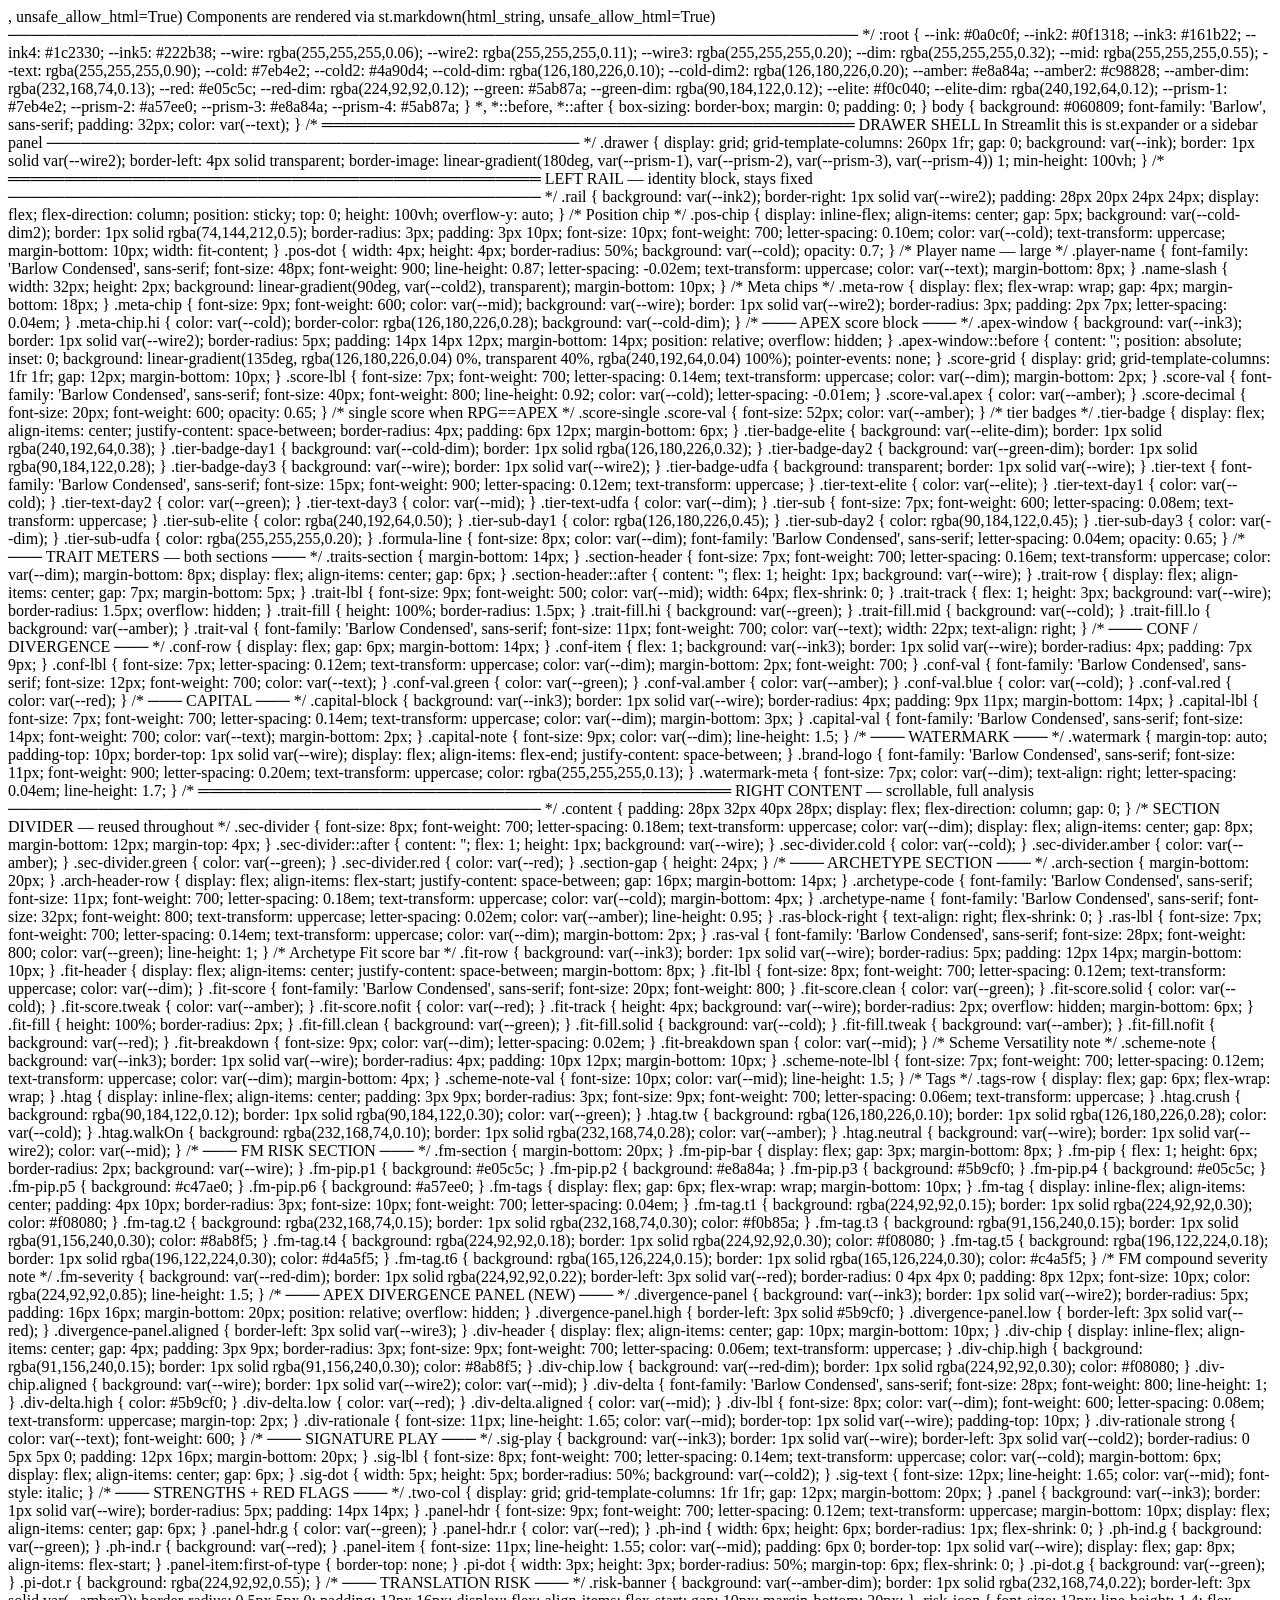
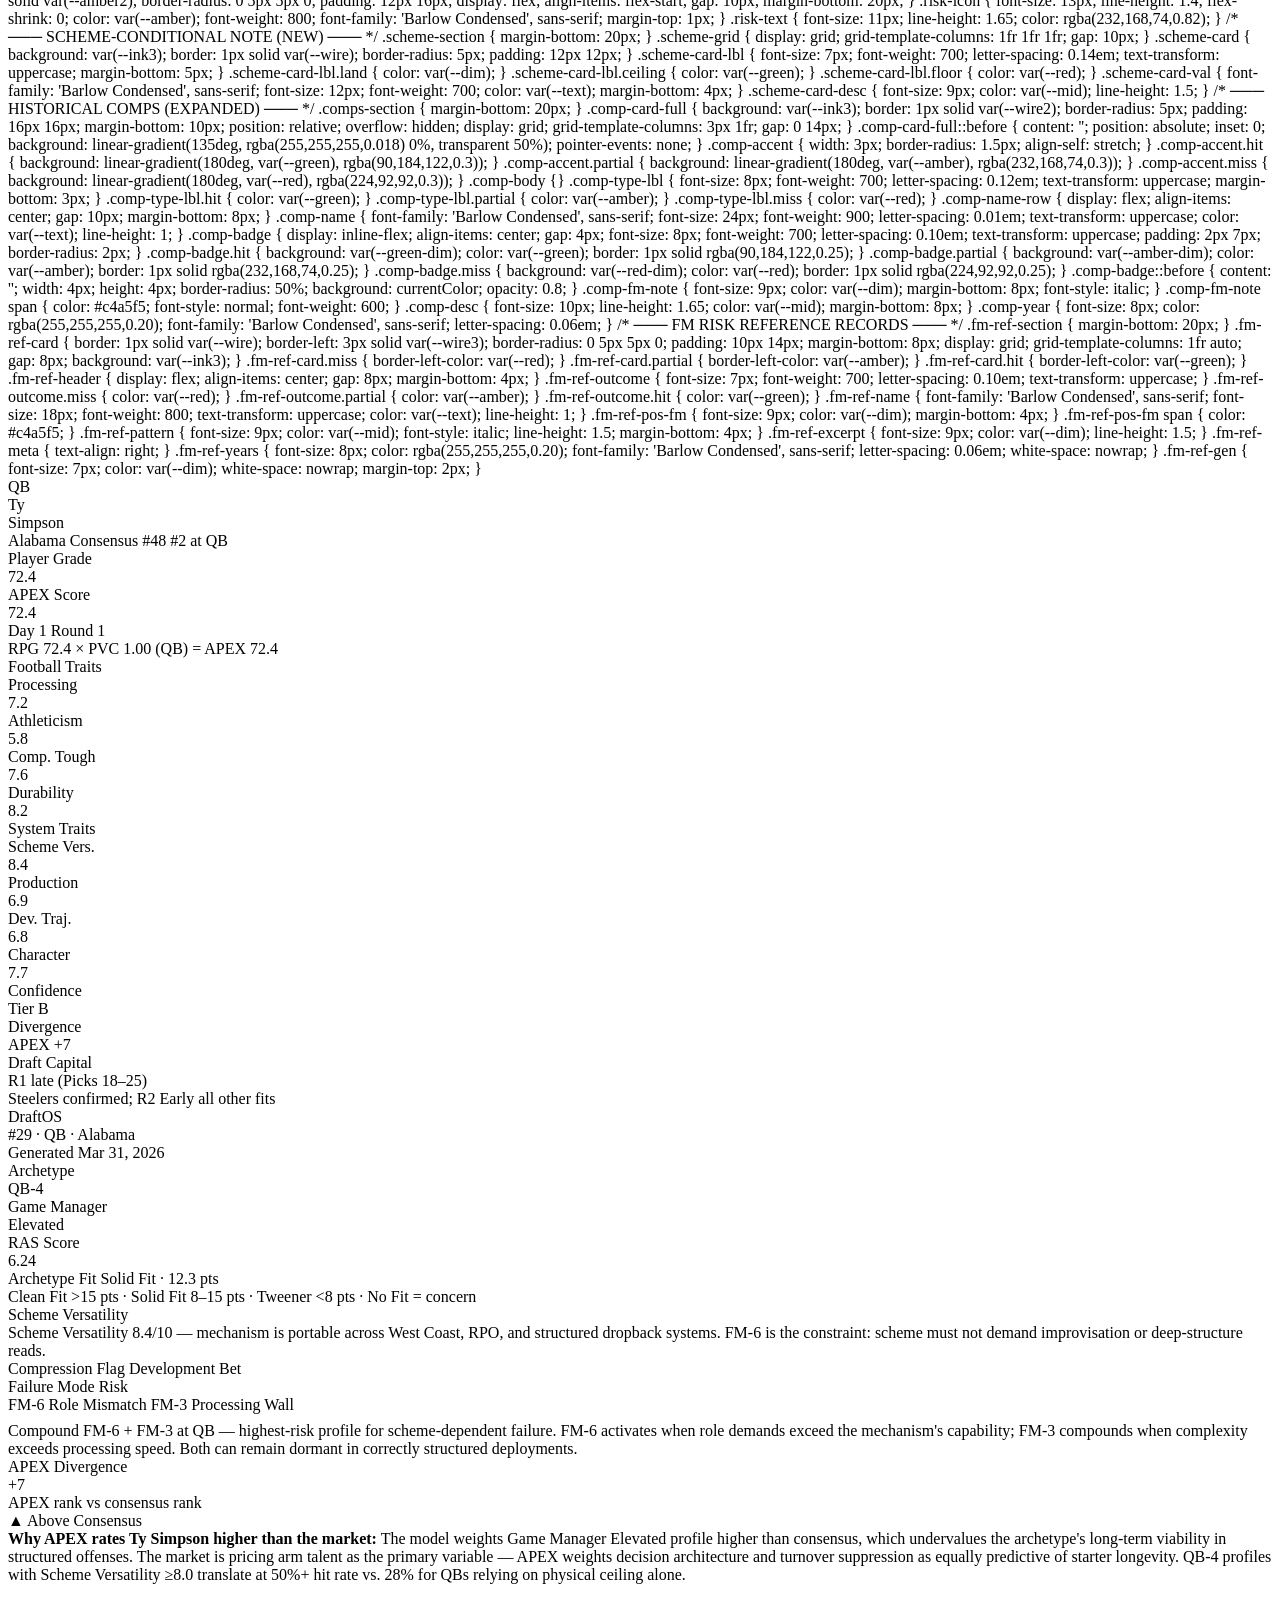
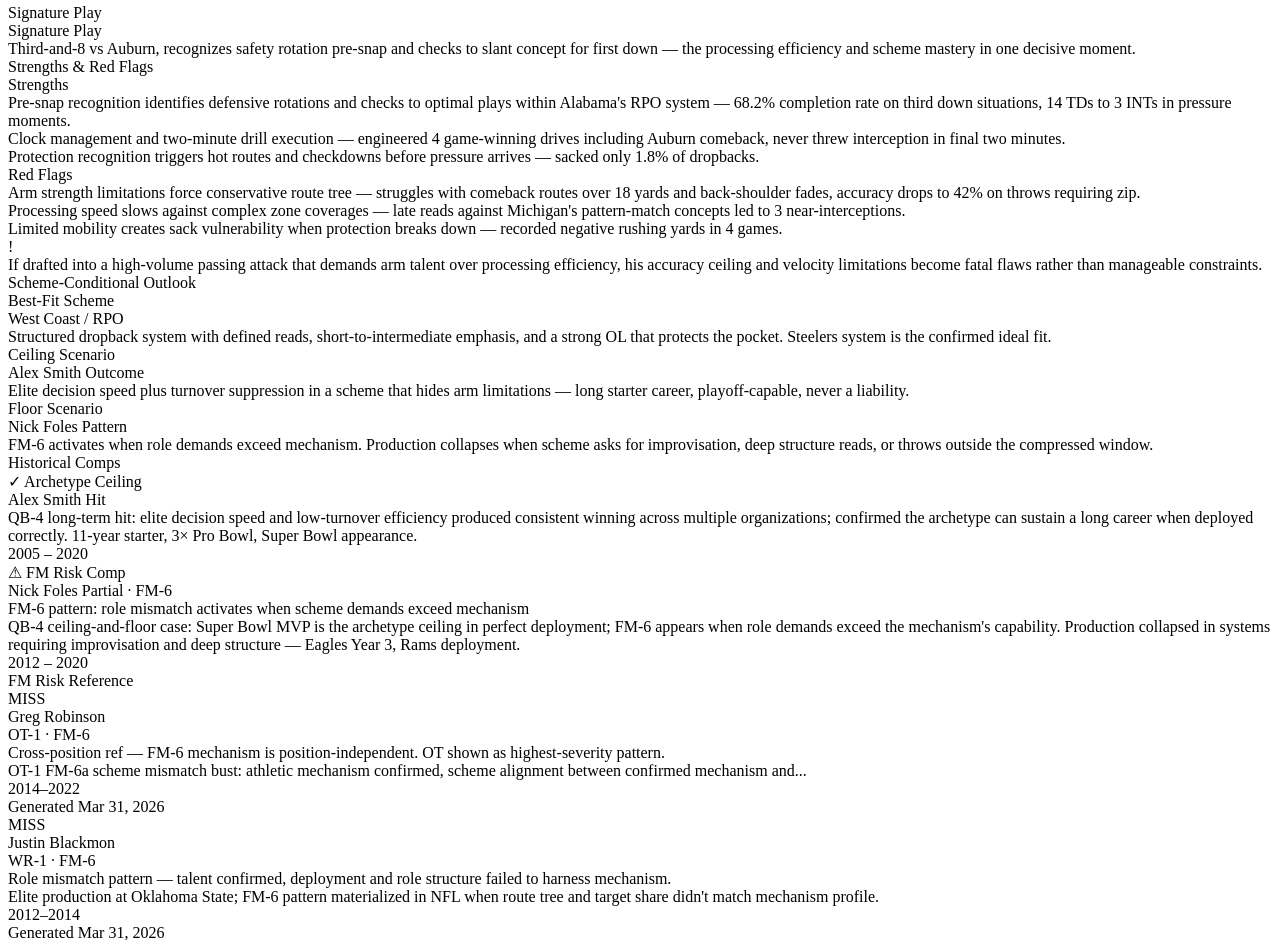
<file: scripts/draftos_drawer_reference.html>
<!DOCTYPE html>
<html lang="en">
<head>
<meta charset="UTF-8">
<title>DraftOS — Detail Drawer Reference</title>
<link rel="preconnect" href="https://fonts.googleapis.com">
<link href="https://fonts.googleapis.com/css2?family=Barlow+Condensed:wght@300;400;500;600;700;800;900&family=Barlow:ital,wght@0,300;0,400;0,500;0,600;1,300;1,400&display=swap" rel="stylesheet">
<style>
/* ─── This file is the visual reference for the Streamlit detail drawer. ───
   In app.py, this CSS is injected via st.markdown(<style>...</style>, unsafe_allow_html=True)
   Components are rendered via st.markdown(html_string, unsafe_allow_html=True)
   ─────────────────────────────────────────────────────────────────────────── */

:root {
  --ink:       #0a0c0f;
  --ink2:      #0f1318;
  --ink3:      #161b22;
  --ink4:      #1c2330;
  --ink5:      #222b38;
  --wire:      rgba(255,255,255,0.06);
  --wire2:     rgba(255,255,255,0.11);
  --wire3:     rgba(255,255,255,0.20);
  --dim:       rgba(255,255,255,0.32);
  --mid:       rgba(255,255,255,0.55);
  --text:      rgba(255,255,255,0.90);
  --cold:      #7eb4e2;
  --cold2:     #4a90d4;
  --cold-dim:  rgba(126,180,226,0.10);
  --cold-dim2: rgba(126,180,226,0.20);
  --amber:     #e8a84a;
  --amber2:    #c98828;
  --amber-dim: rgba(232,168,74,0.13);
  --red:       #e05c5c;
  --red-dim:   rgba(224,92,92,0.12);
  --green:     #5ab87a;
  --green-dim: rgba(90,184,122,0.12);
  --elite:     #f0c040;
  --elite-dim: rgba(240,192,64,0.12);
  --prism-1:   #7eb4e2;
  --prism-2:   #a57ee0;
  --prism-3:   #e8a84a;
  --prism-4:   #5ab87a;
}

*, *::before, *::after { box-sizing: border-box; margin: 0; padding: 0; }

body {
  background: #060809;
  font-family: 'Barlow', sans-serif;
  padding: 32px;
  color: var(--text);
}

/* ═══════════════════════════════════════════════
   DRAWER SHELL
   In Streamlit this is st.expander or a sidebar panel
   ─────────────────────────────────────────────── */
.drawer {
  display: grid;
  grid-template-columns: 260px 1fr;
  gap: 0;
  background: var(--ink);
  border: 1px solid var(--wire2);
  border-left: 4px solid transparent;
  border-image: linear-gradient(180deg, var(--prism-1), var(--prism-2), var(--prism-3), var(--prism-4)) 1;
  min-height: 100vh;
}

/* ═══════════════════════════════════════════════
   LEFT RAIL — identity block, stays fixed
   ─────────────────────────────────────────────── */
.rail {
  background: var(--ink2);
  border-right: 1px solid var(--wire2);
  padding: 28px 20px 24px 24px;
  display: flex;
  flex-direction: column;
  position: sticky;
  top: 0;
  height: 100vh;
  overflow-y: auto;
}

/* Position chip */
.pos-chip {
  display: inline-flex;
  align-items: center;
  gap: 5px;
  background: var(--cold-dim2);
  border: 1px solid rgba(74,144,212,0.5);
  border-radius: 3px;
  padding: 3px 10px;
  font-size: 10px;
  font-weight: 700;
  letter-spacing: 0.10em;
  color: var(--cold);
  text-transform: uppercase;
  margin-bottom: 10px;
  width: fit-content;
}

.pos-dot { width: 4px; height: 4px; border-radius: 50%; background: var(--cold); opacity: 0.7; }

/* Player name — large */
.player-name {
  font-family: 'Barlow Condensed', sans-serif;
  font-size: 48px;
  font-weight: 900;
  line-height: 0.87;
  letter-spacing: -0.02em;
  text-transform: uppercase;
  color: var(--text);
  margin-bottom: 8px;
}

.name-slash {
  width: 32px; height: 2px;
  background: linear-gradient(90deg, var(--cold2), transparent);
  margin-bottom: 10px;
}

/* Meta chips */
.meta-row { display: flex; flex-wrap: wrap; gap: 4px; margin-bottom: 18px; }
.meta-chip {
  font-size: 9px; font-weight: 600; color: var(--mid);
  background: var(--wire); border: 1px solid var(--wire2);
  border-radius: 3px; padding: 2px 7px; letter-spacing: 0.04em;
}
.meta-chip.hi { color: var(--cold); border-color: rgba(126,180,226,0.28); background: var(--cold-dim); }

/* ─── APEX score block ─── */
.apex-window {
  background: var(--ink3);
  border: 1px solid var(--wire2);
  border-radius: 5px;
  padding: 14px 14px 12px;
  margin-bottom: 14px;
  position: relative;
  overflow: hidden;
}
.apex-window::before {
  content: '';
  position: absolute;
  inset: 0;
  background: linear-gradient(135deg, rgba(126,180,226,0.04) 0%, transparent 40%, rgba(240,192,64,0.04) 100%);
  pointer-events: none;
}

.score-grid { display: grid; grid-template-columns: 1fr 1fr; gap: 12px; margin-bottom: 10px; }
.score-lbl { font-size: 7px; font-weight: 700; letter-spacing: 0.14em; text-transform: uppercase; color: var(--dim); margin-bottom: 2px; }
.score-val {
  font-family: 'Barlow Condensed', sans-serif;
  font-size: 40px; font-weight: 800; line-height: 0.92;
  color: var(--cold); letter-spacing: -0.01em;
}
.score-val.apex { color: var(--amber); }
.score-decimal { font-size: 20px; font-weight: 600; opacity: 0.65; }

/* single score when RPG==APEX */
.score-single .score-val { font-size: 52px; color: var(--amber); }

/* tier badges */
.tier-badge { display: flex; align-items: center; justify-content: space-between; border-radius: 4px; padding: 6px 12px; margin-bottom: 6px; }
.tier-badge-elite { background: var(--elite-dim); border: 1px solid rgba(240,192,64,0.38); }
.tier-badge-day1  { background: var(--cold-dim);  border: 1px solid rgba(126,180,226,0.32); }
.tier-badge-day2  { background: var(--green-dim); border: 1px solid rgba(90,184,122,0.28); }
.tier-badge-day3  { background: var(--wire);       border: 1px solid var(--wire2); }
.tier-badge-udfa  { background: transparent;       border: 1px solid var(--wire); }

.tier-text { font-family: 'Barlow Condensed', sans-serif; font-size: 15px; font-weight: 900; letter-spacing: 0.12em; text-transform: uppercase; }
.tier-text-elite { color: var(--elite); }
.tier-text-day1  { color: var(--cold); }
.tier-text-day2  { color: var(--green); }
.tier-text-day3  { color: var(--mid); }
.tier-text-udfa  { color: var(--dim); }
.tier-sub { font-size: 7px; font-weight: 600; letter-spacing: 0.08em; text-transform: uppercase; }
.tier-sub-elite { color: rgba(240,192,64,0.50); }
.tier-sub-day1  { color: rgba(126,180,226,0.45); }
.tier-sub-day2  { color: rgba(90,184,122,0.45); }
.tier-sub-day3  { color: var(--dim); }
.tier-sub-udfa  { color: rgba(255,255,255,0.20); }
.formula-line { font-size: 8px; color: var(--dim); font-family: 'Barlow Condensed', sans-serif; letter-spacing: 0.04em; opacity: 0.65; }

/* ─── TRAIT METERS — both sections ─── */
.traits-section { margin-bottom: 14px; }
.section-header {
  font-size: 7px; font-weight: 700; letter-spacing: 0.16em;
  text-transform: uppercase; color: var(--dim); margin-bottom: 8px;
  display: flex; align-items: center; gap: 6px;
}
.section-header::after { content: ''; flex: 1; height: 1px; background: var(--wire); }

.trait-row { display: flex; align-items: center; gap: 7px; margin-bottom: 5px; }
.trait-lbl { font-size: 9px; font-weight: 500; color: var(--mid); width: 64px; flex-shrink: 0; }
.trait-track { flex: 1; height: 3px; background: var(--wire); border-radius: 1.5px; overflow: hidden; }
.trait-fill { height: 100%; border-radius: 1.5px; }
.trait-fill.hi  { background: var(--green); }
.trait-fill.mid { background: var(--cold); }
.trait-fill.lo  { background: var(--amber); }
.trait-val { font-family: 'Barlow Condensed', sans-serif; font-size: 11px; font-weight: 700; color: var(--text); width: 22px; text-align: right; }

/* ─── CONF / DIVERGENCE ─── */
.conf-row { display: flex; gap: 6px; margin-bottom: 14px; }
.conf-item { flex: 1; background: var(--ink3); border: 1px solid var(--wire); border-radius: 4px; padding: 7px 9px; }
.conf-lbl { font-size: 7px; letter-spacing: 0.12em; text-transform: uppercase; color: var(--dim); margin-bottom: 2px; font-weight: 700; }
.conf-val { font-family: 'Barlow Condensed', sans-serif; font-size: 12px; font-weight: 700; color: var(--text); }
.conf-val.green { color: var(--green); }
.conf-val.amber { color: var(--amber); }
.conf-val.blue  { color: var(--cold); }
.conf-val.red   { color: var(--red); }

/* ─── CAPITAL ─── */
.capital-block { background: var(--ink3); border: 1px solid var(--wire); border-radius: 4px; padding: 9px 11px; margin-bottom: 14px; }
.capital-lbl { font-size: 7px; font-weight: 700; letter-spacing: 0.14em; text-transform: uppercase; color: var(--dim); margin-bottom: 3px; }
.capital-val { font-family: 'Barlow Condensed', sans-serif; font-size: 14px; font-weight: 700; color: var(--text); margin-bottom: 2px; }
.capital-note { font-size: 9px; color: var(--dim); line-height: 1.5; }

/* ─── WATERMARK ─── */
.watermark { margin-top: auto; padding-top: 10px; border-top: 1px solid var(--wire); display: flex; align-items: flex-end; justify-content: space-between; }
.brand-logo { font-family: 'Barlow Condensed', sans-serif; font-size: 11px; font-weight: 900; letter-spacing: 0.20em; text-transform: uppercase; color: rgba(255,255,255,0.13); }
.watermark-meta { font-size: 7px; color: var(--dim); text-align: right; letter-spacing: 0.04em; line-height: 1.7; }

/* ═══════════════════════════════════════════════
   RIGHT CONTENT — scrollable, full analysis
   ─────────────────────────────────────────────── */
.content {
  padding: 28px 32px 40px 28px;
  display: flex;
  flex-direction: column;
  gap: 0;
}

/* SECTION DIVIDER — reused throughout */
.sec-divider {
  font-size: 8px; font-weight: 700; letter-spacing: 0.18em;
  text-transform: uppercase; color: var(--dim);
  display: flex; align-items: center; gap: 8px;
  margin-bottom: 12px; margin-top: 4px;
}
.sec-divider::after { content: ''; flex: 1; height: 1px; background: var(--wire); }
.sec-divider.cold { color: var(--cold); }
.sec-divider.amber { color: var(--amber); }
.sec-divider.green { color: var(--green); }
.sec-divider.red { color: var(--red); }

.section-gap { height: 24px; }

/* ─── ARCHETYPE SECTION ─── */
.arch-section { margin-bottom: 20px; }

.arch-header-row {
  display: flex; align-items: flex-start;
  justify-content: space-between; gap: 16px; margin-bottom: 14px;
}

.archetype-code { font-family: 'Barlow Condensed', sans-serif; font-size: 11px; font-weight: 700; letter-spacing: 0.18em; text-transform: uppercase; color: var(--cold); margin-bottom: 4px; }
.archetype-name { font-family: 'Barlow Condensed', sans-serif; font-size: 32px; font-weight: 800; text-transform: uppercase; letter-spacing: 0.02em; color: var(--amber); line-height: 0.95; }

.ras-block-right { text-align: right; flex-shrink: 0; }
.ras-lbl { font-size: 7px; font-weight: 700; letter-spacing: 0.14em; text-transform: uppercase; color: var(--dim); margin-bottom: 2px; }
.ras-val { font-family: 'Barlow Condensed', sans-serif; font-size: 28px; font-weight: 800; color: var(--green); line-height: 1; }

/* Archetype Fit score bar */
.fit-row {
  background: var(--ink3);
  border: 1px solid var(--wire);
  border-radius: 5px;
  padding: 12px 14px;
  margin-bottom: 10px;
}
.fit-header { display: flex; align-items: center; justify-content: space-between; margin-bottom: 8px; }
.fit-lbl { font-size: 8px; font-weight: 700; letter-spacing: 0.12em; text-transform: uppercase; color: var(--dim); }
.fit-score { font-family: 'Barlow Condensed', sans-serif; font-size: 20px; font-weight: 800; }
.fit-score.clean  { color: var(--green); }
.fit-score.solid  { color: var(--cold); }
.fit-score.tweak  { color: var(--amber); }
.fit-score.nofit  { color: var(--red); }
.fit-track { height: 4px; background: var(--wire); border-radius: 2px; overflow: hidden; margin-bottom: 6px; }
.fit-fill { height: 100%; border-radius: 2px; }
.fit-fill.clean { background: var(--green); }
.fit-fill.solid { background: var(--cold); }
.fit-fill.tweak { background: var(--amber); }
.fit-fill.nofit { background: var(--red); }
.fit-breakdown { font-size: 9px; color: var(--dim); letter-spacing: 0.02em; }
.fit-breakdown span { color: var(--mid); }

/* Scheme Versatility note */
.scheme-note {
  background: var(--ink3);
  border: 1px solid var(--wire);
  border-radius: 4px;
  padding: 10px 12px;
  margin-bottom: 10px;
}
.scheme-note-lbl { font-size: 7px; font-weight: 700; letter-spacing: 0.12em; text-transform: uppercase; color: var(--dim); margin-bottom: 4px; }
.scheme-note-val { font-size: 10px; color: var(--mid); line-height: 1.5; }

/* Tags */
.tags-row { display: flex; gap: 6px; flex-wrap: wrap; }
.htag { display: inline-flex; align-items: center; padding: 3px 9px; border-radius: 3px; font-size: 9px; font-weight: 700; letter-spacing: 0.06em; text-transform: uppercase; }
.htag.crush   { background: rgba(90,184,122,0.12); border: 1px solid rgba(90,184,122,0.30); color: var(--green); }
.htag.tw      { background: rgba(126,180,226,0.10); border: 1px solid rgba(126,180,226,0.28); color: var(--cold); }
.htag.walkOn  { background: rgba(232,168,74,0.10); border: 1px solid rgba(232,168,74,0.28); color: var(--amber); }
.htag.neutral { background: var(--wire); border: 1px solid var(--wire2); color: var(--mid); }

/* ─── FM RISK SECTION ─── */
.fm-section { margin-bottom: 20px; }
.fm-pip-bar { display: flex; gap: 3px; margin-bottom: 8px; }
.fm-pip { flex: 1; height: 6px; border-radius: 2px; background: var(--wire); }
.fm-pip.p1 { background: #e05c5c; }
.fm-pip.p2 { background: #e8a84a; }
.fm-pip.p3 { background: #5b9cf0; }
.fm-pip.p4 { background: #e05c5c; }
.fm-pip.p5 { background: #c47ae0; }
.fm-pip.p6 { background: #a57ee0; }
.fm-tags { display: flex; gap: 6px; flex-wrap: wrap; margin-bottom: 10px; }
.fm-tag { display: inline-flex; align-items: center; padding: 4px 10px; border-radius: 3px; font-size: 10px; font-weight: 700; letter-spacing: 0.04em; }
.fm-tag.t1 { background: rgba(224,92,92,0.15); border: 1px solid rgba(224,92,92,0.30); color: #f08080; }
.fm-tag.t2 { background: rgba(232,168,74,0.15); border: 1px solid rgba(232,168,74,0.30); color: #f0b85a; }
.fm-tag.t3 { background: rgba(91,156,240,0.15); border: 1px solid rgba(91,156,240,0.30); color: #8ab8f5; }
.fm-tag.t4 { background: rgba(224,92,92,0.18); border: 1px solid rgba(224,92,92,0.30); color: #f08080; }
.fm-tag.t5 { background: rgba(196,122,224,0.18); border: 1px solid rgba(196,122,224,0.30); color: #d4a5f5; }
.fm-tag.t6 { background: rgba(165,126,224,0.15); border: 1px solid rgba(165,126,224,0.30); color: #c4a5f5; }

/* FM compound severity note */
.fm-severity {
  background: var(--red-dim);
  border: 1px solid rgba(224,92,92,0.22);
  border-left: 3px solid var(--red);
  border-radius: 0 4px 4px 0;
  padding: 8px 12px;
  font-size: 10px;
  color: rgba(224,92,92,0.85);
  line-height: 1.5;
}

/* ─── APEX DIVERGENCE PANEL (NEW) ─── */
.divergence-panel {
  background: var(--ink3);
  border: 1px solid var(--wire2);
  border-radius: 5px;
  padding: 16px 16px;
  margin-bottom: 20px;
  position: relative;
  overflow: hidden;
}
.divergence-panel.high { border-left: 3px solid #5b9cf0; }
.divergence-panel.low  { border-left: 3px solid var(--red); }
.divergence-panel.aligned { border-left: 3px solid var(--wire3); }

.div-header { display: flex; align-items: center; gap: 10px; margin-bottom: 10px; }

.div-chip {
  display: inline-flex; align-items: center; gap: 4px;
  padding: 3px 9px; border-radius: 3px;
  font-size: 9px; font-weight: 700; letter-spacing: 0.06em; text-transform: uppercase;
}
.div-chip.high    { background: rgba(91,156,240,0.15); border: 1px solid rgba(91,156,240,0.30); color: #8ab8f5; }
.div-chip.low     { background: var(--red-dim); border: 1px solid rgba(224,92,92,0.30); color: #f08080; }
.div-chip.aligned { background: var(--wire); border: 1px solid var(--wire2); color: var(--mid); }

.div-delta {
  font-family: 'Barlow Condensed', sans-serif;
  font-size: 28px; font-weight: 800; line-height: 1;
}
.div-delta.high { color: #5b9cf0; }
.div-delta.low  { color: var(--red); }
.div-delta.aligned { color: var(--mid); }

.div-lbl { font-size: 8px; color: var(--dim); font-weight: 600; letter-spacing: 0.08em; text-transform: uppercase; margin-top: 2px; }

.div-rationale {
  font-size: 11px;
  line-height: 1.65;
  color: var(--mid);
  border-top: 1px solid var(--wire);
  padding-top: 10px;
}
.div-rationale strong { color: var(--text); font-weight: 600; }

/* ─── SIGNATURE PLAY ─── */
.sig-play {
  background: var(--ink3);
  border: 1px solid var(--wire);
  border-left: 3px solid var(--cold2);
  border-radius: 0 5px 5px 0;
  padding: 12px 16px;
  margin-bottom: 20px;
}
.sig-lbl { font-size: 8px; font-weight: 700; letter-spacing: 0.14em; text-transform: uppercase; color: var(--cold); margin-bottom: 6px; display: flex; align-items: center; gap: 6px; }
.sig-dot { width: 5px; height: 5px; border-radius: 50%; background: var(--cold2); }
.sig-text { font-size: 12px; line-height: 1.65; color: var(--mid); font-style: italic; }

/* ─── STRENGTHS + RED FLAGS ─── */
.two-col { display: grid; grid-template-columns: 1fr 1fr; gap: 12px; margin-bottom: 20px; }

.panel { background: var(--ink3); border: 1px solid var(--wire); border-radius: 5px; padding: 14px 14px; }
.panel-hdr { font-size: 9px; font-weight: 700; letter-spacing: 0.12em; text-transform: uppercase; margin-bottom: 10px; display: flex; align-items: center; gap: 6px; }
.panel-hdr.g { color: var(--green); }
.panel-hdr.r { color: var(--red); }
.ph-ind { width: 6px; height: 6px; border-radius: 1px; flex-shrink: 0; }
.ph-ind.g { background: var(--green); }
.ph-ind.r { background: var(--red); }
.panel-item { font-size: 11px; line-height: 1.55; color: var(--mid); padding: 6px 0; border-top: 1px solid var(--wire); display: flex; gap: 8px; align-items: flex-start; }
.panel-item:first-of-type { border-top: none; }
.pi-dot { width: 3px; height: 3px; border-radius: 50%; margin-top: 6px; flex-shrink: 0; }
.pi-dot.g { background: var(--green); }
.pi-dot.r { background: rgba(224,92,92,0.55); }

/* ─── TRANSLATION RISK ─── */
.risk-banner {
  background: var(--amber-dim);
  border: 1px solid rgba(232,168,74,0.22);
  border-left: 3px solid var(--amber2);
  border-radius: 0 5px 5px 0;
  padding: 12px 16px;
  display: flex;
  align-items: flex-start;
  gap: 10px;
  margin-bottom: 20px;
}
.risk-icon { font-size: 13px; line-height: 1.4; flex-shrink: 0; color: var(--amber); font-weight: 800; font-family: 'Barlow Condensed', sans-serif; margin-top: 1px; }
.risk-text { font-size: 11px; line-height: 1.65; color: rgba(232,168,74,0.82); }

/* ─── SCHEME-CONDITIONAL NOTE (NEW) ─── */
.scheme-section { margin-bottom: 20px; }

.scheme-grid { display: grid; grid-template-columns: 1fr 1fr 1fr; gap: 10px; }

.scheme-card {
  background: var(--ink3);
  border: 1px solid var(--wire);
  border-radius: 5px;
  padding: 12px 12px;
}
.scheme-card-lbl { font-size: 7px; font-weight: 700; letter-spacing: 0.14em; text-transform: uppercase; margin-bottom: 5px; }
.scheme-card-lbl.land    { color: var(--dim); }
.scheme-card-lbl.ceiling { color: var(--green); }
.scheme-card-lbl.floor   { color: var(--red); }
.scheme-card-val { font-family: 'Barlow Condensed', sans-serif; font-size: 12px; font-weight: 700; color: var(--text); margin-bottom: 4px; }
.scheme-card-desc { font-size: 9px; color: var(--mid); line-height: 1.5; }

/* ─── HISTORICAL COMPS (EXPANDED) ─── */
.comps-section { margin-bottom: 20px; }

.comp-card-full {
  background: var(--ink3);
  border: 1px solid var(--wire2);
  border-radius: 5px;
  padding: 16px 16px;
  margin-bottom: 10px;
  position: relative;
  overflow: hidden;
  display: grid;
  grid-template-columns: 3px 1fr;
  gap: 0 14px;
}
.comp-card-full::before {
  content: '';
  position: absolute;
  inset: 0;
  background: linear-gradient(135deg, rgba(255,255,255,0.018) 0%, transparent 50%);
  pointer-events: none;
}

.comp-accent {
  width: 3px;
  border-radius: 1.5px;
  align-self: stretch;
}
.comp-accent.hit     { background: linear-gradient(180deg, var(--green), rgba(90,184,122,0.3)); }
.comp-accent.partial { background: linear-gradient(180deg, var(--amber), rgba(232,168,74,0.3)); }
.comp-accent.miss    { background: linear-gradient(180deg, var(--red), rgba(224,92,92,0.3)); }

.comp-body {}

.comp-type-lbl { font-size: 8px; font-weight: 700; letter-spacing: 0.12em; text-transform: uppercase; margin-bottom: 3px; }
.comp-type-lbl.hit     { color: var(--green); }
.comp-type-lbl.partial { color: var(--amber); }
.comp-type-lbl.miss    { color: var(--red); }

.comp-name-row { display: flex; align-items: center; gap: 10px; margin-bottom: 8px; }
.comp-name { font-family: 'Barlow Condensed', sans-serif; font-size: 24px; font-weight: 900; letter-spacing: 0.01em; text-transform: uppercase; color: var(--text); line-height: 1; }
.comp-badge {
  display: inline-flex; align-items: center; gap: 4px;
  font-size: 8px; font-weight: 700; letter-spacing: 0.10em; text-transform: uppercase;
  padding: 2px 7px; border-radius: 2px;
}
.comp-badge.hit     { background: var(--green-dim); color: var(--green); border: 1px solid rgba(90,184,122,0.25); }
.comp-badge.partial { background: var(--amber-dim); color: var(--amber); border: 1px solid rgba(232,168,74,0.25); }
.comp-badge.miss    { background: var(--red-dim);   color: var(--red);   border: 1px solid rgba(224,92,92,0.25); }
.comp-badge::before { content: ''; width: 4px; height: 4px; border-radius: 50%; background: currentColor; opacity: 0.8; }

.comp-fm-note { font-size: 9px; color: var(--dim); margin-bottom: 8px; font-style: italic; }
.comp-fm-note span { color: #c4a5f5; font-style: normal; font-weight: 600; }

.comp-desc { font-size: 10px; line-height: 1.65; color: var(--mid); margin-bottom: 8px; }
.comp-year { font-size: 8px; color: rgba(255,255,255,0.20); font-family: 'Barlow Condensed', sans-serif; letter-spacing: 0.06em; }

/* ─── FM RISK REFERENCE RECORDS ─── */
.fm-ref-section { margin-bottom: 20px; }

.fm-ref-card {
  border: 1px solid var(--wire);
  border-left: 3px solid var(--wire3);
  border-radius: 0 5px 5px 0;
  padding: 10px 14px;
  margin-bottom: 8px;
  display: grid;
  grid-template-columns: 1fr auto;
  gap: 8px;
  background: var(--ink3);
}
.fm-ref-card.miss   { border-left-color: var(--red); }
.fm-ref-card.partial { border-left-color: var(--amber); }
.fm-ref-card.hit    { border-left-color: var(--green); }

.fm-ref-header { display: flex; align-items: center; gap: 8px; margin-bottom: 4px; }
.fm-ref-outcome { font-size: 7px; font-weight: 700; letter-spacing: 0.10em; text-transform: uppercase; }
.fm-ref-outcome.miss    { color: var(--red); }
.fm-ref-outcome.partial { color: var(--amber); }
.fm-ref-outcome.hit     { color: var(--green); }
.fm-ref-name { font-family: 'Barlow Condensed', sans-serif; font-size: 18px; font-weight: 800; text-transform: uppercase; color: var(--text); line-height: 1; }
.fm-ref-pos-fm { font-size: 9px; color: var(--dim); margin-bottom: 4px; }
.fm-ref-pos-fm span { color: #c4a5f5; }
.fm-ref-pattern { font-size: 9px; color: var(--mid); font-style: italic; line-height: 1.5; margin-bottom: 4px; }
.fm-ref-excerpt { font-size: 9px; color: var(--dim); line-height: 1.5; }
.fm-ref-meta { text-align: right; }
.fm-ref-years { font-size: 8px; color: rgba(255,255,255,0.20); font-family: 'Barlow Condensed', sans-serif; letter-spacing: 0.06em; white-space: nowrap; }
.fm-ref-gen { font-size: 7px; color: var(--dim); white-space: nowrap; margin-top: 2px; }
</style>
</head>
<body>

<!-- ═══════════════════════════════════
     DRAWER LAYOUT — FULL REFERENCE
     ═══════════════════════════════════ -->
<div class="drawer">

  <!-- ═══ LEFT RAIL ═══ -->
  <div class="rail">

    <div class="pos-chip"><span class="pos-dot"></span>QB</div>

    <div class="player-name">Ty<br>Simpson</div>
    <div class="name-slash"></div>

    <div class="meta-row">
      <span class="meta-chip">Alabama</span>
      <span class="meta-chip">Consensus #48</span>
      <span class="meta-chip hi">#2 at QB</span>
    </div>

    <!-- APEX score — dual when different -->
    <div class="apex-window">
      <div class="score-grid">
        <div>
          <div class="score-lbl">Player Grade</div>
          <div class="score-val">72<span class="score-decimal">.4</span></div>
        </div>
        <div>
          <div class="score-lbl">APEX Score</div>
          <div class="score-val apex">72<span class="score-decimal">.4</span></div>
        </div>
      </div>
      <div class="tier-badge tier-badge-day1">
        <span class="tier-text tier-text-day1">Day 1</span>
        <span class="tier-sub tier-sub-day1">Round 1</span>
      </div>
      <div class="formula-line">RPG 72.4 × PVC 1.00 (QB) = APEX 72.4</div>
    </div>

    <!-- Football Traits -->
    <div class="traits-section">
      <div class="section-header">Football Traits</div>
      <div class="trait-row">
        <span class="trait-lbl">Processing</span>
        <div class="trait-track"><div class="trait-fill mid" style="width:72%"></div></div>
        <span class="trait-val">7.2</span>
      </div>
      <div class="trait-row">
        <span class="trait-lbl">Athleticism</span>
        <div class="trait-track"><div class="trait-fill lo" style="width:58%"></div></div>
        <span class="trait-val">5.8</span>
      </div>
      <div class="trait-row">
        <span class="trait-lbl">Comp. Tough</span>
        <div class="trait-track"><div class="trait-fill mid" style="width:76%"></div></div>
        <span class="trait-val">7.6</span>
      </div>
      <div class="trait-row">
        <span class="trait-lbl">Durability</span>
        <div class="trait-track"><div class="trait-fill mid" style="width:82%"></div></div>
        <span class="trait-val">8.2</span>
      </div>
    </div>

    <!-- System Traits -->
    <div class="traits-section">
      <div class="section-header">System Traits</div>
      <div class="trait-row">
        <span class="trait-lbl">Scheme Vers.</span>
        <div class="trait-track"><div class="trait-fill hi" style="width:84%"></div></div>
        <span class="trait-val">8.4</span>
      </div>
      <div class="trait-row">
        <span class="trait-lbl">Production</span>
        <div class="trait-track"><div class="trait-fill lo" style="width:69%"></div></div>
        <span class="trait-val">6.9</span>
      </div>
      <div class="trait-row">
        <span class="trait-lbl">Dev. Traj.</span>
        <div class="trait-track"><div class="trait-fill lo" style="width:68%"></div></div>
        <span class="trait-val">6.8</span>
      </div>
      <div class="trait-row">
        <span class="trait-lbl">Character</span>
        <div class="trait-track"><div class="trait-fill mid" style="width:77%"></div></div>
        <span class="trait-val">7.7</span>
      </div>
    </div>

    <!-- Confidence + Divergence -->
    <div class="conf-row">
      <div class="conf-item">
        <div class="conf-lbl">Confidence</div>
        <div class="conf-val amber">Tier B</div>
      </div>
      <div class="conf-item">
        <div class="conf-lbl">Divergence</div>
        <div class="conf-val blue">APEX +7</div>
      </div>
    </div>

    <!-- Capital -->
    <div class="capital-block">
      <div class="capital-lbl">Draft Capital</div>
      <div class="capital-val">R1 late (Picks 18–25)</div>
      <div class="capital-note">Steelers confirmed; R2 Early all other fits</div>
    </div>

    <!-- Watermark -->
    <div class="watermark">
      <span class="brand-logo">DraftOS</span>
      <div class="watermark-meta">
        #29 · QB · Alabama<br>
        Generated Mar 31, 2026
      </div>
    </div>

  </div>
  <!-- end rail -->

  <!-- ═══ RIGHT CONTENT ═══ -->
  <div class="content">

    <!-- ── ARCHETYPE ── -->
    <div class="sec-divider">Archetype</div>
    <div class="arch-section">
      <div class="arch-header-row">
        <div>
          <div class="archetype-code">QB-4</div>
          <div class="archetype-name">Game Manager<br>Elevated</div>
        </div>
        <div class="ras-block-right">
          <div class="ras-lbl">RAS Score</div>
          <div class="ras-val">6.24</div>
        </div>
      </div>

      <div class="fit-row">
        <div class="fit-header">
          <span class="fit-lbl">Archetype Fit</span>
          <span class="fit-score solid">Solid Fit · 12.3 pts</span>
        </div>
        <div class="fit-track"><div class="fit-fill solid" style="width:61.5%"></div></div>
        <div class="fit-breakdown">Clean Fit &gt;15 pts · <span>Solid Fit 8–15 pts</span> · Tweener &lt;8 pts · No Fit = concern</div>
      </div>

      <div class="scheme-note">
        <div class="scheme-note-lbl">Scheme Versatility</div>
        <div class="scheme-note-val">Scheme Versatility 8.4/10 — mechanism is portable across West Coast, RPO, and structured dropback systems. FM-6 is the constraint: scheme must not demand improvisation or deep-structure reads.</div>
      </div>

      <div class="tags-row">
        <span class="htag neutral">Compression Flag</span>
        <span class="htag neutral">Development Bet</span>
      </div>
    </div>

    <div class="section-gap"></div>

    <!-- ── FM RISK ── -->
    <div class="sec-divider red">Failure Mode Risk</div>
    <div class="fm-section">
      <div class="fm-pip-bar">
        <div class="fm-pip"></div>
        <div class="fm-pip"></div>
        <div class="fm-pip p3"></div>
        <div class="fm-pip"></div>
        <div class="fm-pip"></div>
        <div class="fm-pip p6"></div>
      </div>
      <div class="fm-tags">
        <span class="fm-tag t6">FM-6 Role Mismatch</span>
        <span class="fm-tag t3">FM-3 Processing Wall</span>
      </div>
      <div style="height:8px;"></div>
      <div class="fm-severity">Compound FM-6 + FM-3 at QB — highest-risk profile for scheme-dependent failure. FM-6 activates when role demands exceed the mechanism's capability; FM-3 compounds when complexity exceeds processing speed. Both can remain dormant in correctly structured deployments.</div>
    </div>

    <div class="section-gap"></div>

    <!-- ── APEX DIVERGENCE PANEL (NEW) ── -->
    <div class="sec-divider cold">APEX Divergence</div>
    <div class="divergence-panel high" style="margin-bottom:20px;">
      <div class="div-header">
        <div>
          <div class="div-delta high">+7</div>
          <div class="div-lbl">APEX rank vs consensus rank</div>
        </div>
        <div style="margin-left:auto;">
          <span class="div-chip high">▲ Above Consensus</span>
        </div>
      </div>
      <div class="div-rationale">
        <strong>Why APEX rates Ty Simpson higher than the market:</strong> The model weights Game Manager Elevated profile higher than consensus, which undervalues the archetype's long-term viability in structured offenses. The market is pricing arm talent as the primary variable — APEX weights decision architecture and turnover suppression as equally predictive of starter longevity. QB-4 profiles with Scheme Versatility ≥8.0 translate at 50%+ hit rate vs. 28% for QBs relying on physical ceiling alone.
      </div>
    </div>

    <!-- ── SIGNATURE PLAY ── -->
    <div class="sec-divider">Signature Play</div>
    <div class="sig-play">
      <div class="sig-lbl"><span class="sig-dot"></span>Signature Play</div>
      <div class="sig-text">Third-and-8 vs Auburn, recognizes safety rotation pre-snap and checks to slant concept for first down — the processing efficiency and scheme mastery in one decisive moment.</div>
    </div>

    <div class="section-gap"></div>

    <!-- ── STRENGTHS + RED FLAGS ── -->
    <div class="sec-divider">Strengths & Red Flags</div>
    <div class="two-col">
      <div class="panel">
        <div class="panel-hdr g"><span class="ph-ind g"></span>Strengths</div>
        <div class="panel-item"><span class="pi-dot g"></span>Pre-snap recognition identifies defensive rotations and checks to optimal plays within Alabama's RPO system — 68.2% completion rate on third down situations, 14 TDs to 3 INTs in pressure moments.</div>
        <div class="panel-item"><span class="pi-dot g"></span>Clock management and two-minute drill execution — engineered 4 game-winning drives including Auburn comeback, never threw interception in final two minutes.</div>
        <div class="panel-item"><span class="pi-dot g"></span>Protection recognition triggers hot routes and checkdowns before pressure arrives — sacked only 1.8% of dropbacks.</div>
      </div>
      <div class="panel">
        <div class="panel-hdr r"><span class="ph-ind r"></span>Red Flags</div>
        <div class="panel-item"><span class="pi-dot r"></span>Arm strength limitations force conservative route tree — struggles with comeback routes over 18 yards and back-shoulder fades, accuracy drops to 42% on throws requiring zip.</div>
        <div class="panel-item"><span class="pi-dot r"></span>Processing speed slows against complex zone coverages — late reads against Michigan's pattern-match concepts led to 3 near-interceptions.</div>
        <div class="panel-item"><span class="pi-dot r"></span>Limited mobility creates sack vulnerability when protection breaks down — recorded negative rushing yards in 4 games.</div>
      </div>
    </div>

    <!-- ── TRANSLATION RISK ── -->
    <div class="risk-banner">
      <span class="risk-icon">!</span>
      <div class="risk-text">If drafted into a high-volume passing attack that demands arm talent over processing efficiency, his accuracy ceiling and velocity limitations become fatal flaws rather than manageable constraints.</div>
    </div>

    <!-- ── SCHEME-CONDITIONAL NOTE (NEW) ── -->
    <div class="sec-divider amber">Scheme-Conditional Outlook</div>
    <div class="scheme-section">
      <div class="scheme-grid">
        <div class="scheme-card">
          <div class="scheme-card-lbl land">Best-Fit Scheme</div>
          <div class="scheme-card-val">West Coast / RPO</div>
          <div class="scheme-card-desc">Structured dropback system with defined reads, short-to-intermediate emphasis, and a strong OL that protects the pocket. Steelers system is the confirmed ideal fit.</div>
        </div>
        <div class="scheme-card">
          <div class="scheme-card-lbl ceiling">Ceiling Scenario</div>
          <div class="scheme-card-val">Alex Smith Outcome</div>
          <div class="scheme-card-desc">Elite decision speed plus turnover suppression in a scheme that hides arm limitations — long starter career, playoff-capable, never a liability.</div>
        </div>
        <div class="scheme-card">
          <div class="scheme-card-lbl floor">Floor Scenario</div>
          <div class="scheme-card-val">Nick Foles Pattern</div>
          <div class="scheme-card-desc">FM-6 activates when role demands exceed mechanism. Production collapses when scheme asks for improvisation, deep structure reads, or throws outside the compressed window.</div>
        </div>
      </div>
    </div>

    <div class="section-gap"></div>

    <!-- ── HISTORICAL COMPS (EXPANDED) ── -->
    <div class="sec-divider">Historical Comps</div>
    <div class="comps-section">

      <div class="comp-card-full">
        <div class="comp-accent hit"></div>
        <div class="comp-body">
          <div class="comp-type-lbl hit">✓ Archetype Ceiling</div>
          <div class="comp-name-row">
            <span class="comp-name">Alex Smith</span>
            <span class="comp-badge hit">Hit</span>
          </div>
          <div class="comp-desc">QB-4 long-term hit: elite decision speed and low-turnover efficiency produced consistent winning across multiple organizations; confirmed the archetype can sustain a long career when deployed correctly. 11-year starter, 3× Pro Bowl, Super Bowl appearance.</div>
          <div class="comp-year">2005 – 2020</div>
        </div>
      </div>

      <div class="comp-card-full">
        <div class="comp-accent partial"></div>
        <div class="comp-body">
          <div class="comp-type-lbl partial">⚠ FM Risk Comp</div>
          <div class="comp-name-row">
            <span class="comp-name">Nick Foles</span>
            <span class="comp-badge partial">Partial · FM-6</span>
          </div>
          <div class="comp-fm-note">FM-6 pattern: <span>role mismatch activates when scheme demands exceed mechanism</span></div>
          <div class="comp-desc">QB-4 ceiling-and-floor case: Super Bowl MVP is the archetype ceiling in perfect deployment; FM-6 appears when role demands exceed the mechanism's capability. Production collapsed in systems requiring improvisation and deep structure — Eagles Year 3, Rams deployment.</div>
          <div class="comp-year">2012 – 2020</div>
        </div>
      </div>

    </div>

    <!-- ── FM RISK REFERENCE RECORDS ── -->
    <div class="sec-divider red">FM Risk Reference</div>
    <div class="fm-ref-section">

      <div class="fm-ref-card miss">
        <div>
          <div class="fm-ref-header">
            <span class="fm-ref-outcome miss">MISS</span>
          </div>
          <div class="fm-ref-name">Greg Robinson</div>
          <div class="fm-ref-pos-fm">OT-1 · <span>FM-6</span></div>
          <div class="fm-ref-pattern">Cross-position ref — FM-6 mechanism is position-independent. OT shown as highest-severity pattern.</div>
          <div class="fm-ref-excerpt">OT-1 FM-6a scheme mismatch bust: athletic mechanism confirmed, scheme alignment between confirmed mechanism and...</div>
        </div>
        <div class="fm-ref-meta">
          <div class="fm-ref-years">2014–2022</div>
          <div class="fm-ref-gen">Generated Mar 31, 2026</div>
        </div>
      </div>

      <div class="fm-ref-card miss">
        <div>
          <div class="fm-ref-header">
            <span class="fm-ref-outcome miss">MISS</span>
          </div>
          <div class="fm-ref-name">Justin Blackmon</div>
          <div class="fm-ref-pos-fm">WR-1 · <span>FM-6</span></div>
          <div class="fm-ref-pattern">Role mismatch pattern — talent confirmed, deployment and role structure failed to harness mechanism.</div>
          <div class="fm-ref-excerpt">Elite production at Oklahoma State; FM-6 pattern materialized in NFL when route tree and target share didn't match mechanism profile.</div>
        </div>
        <div class="fm-ref-meta">
          <div class="fm-ref-years">2012–2014</div>
          <div class="fm-ref-gen">Generated Mar 31, 2026</div>
        </div>
      </div>

    </div>

  </div>
  <!-- end content -->

</div>

</body>
</html>
</file>
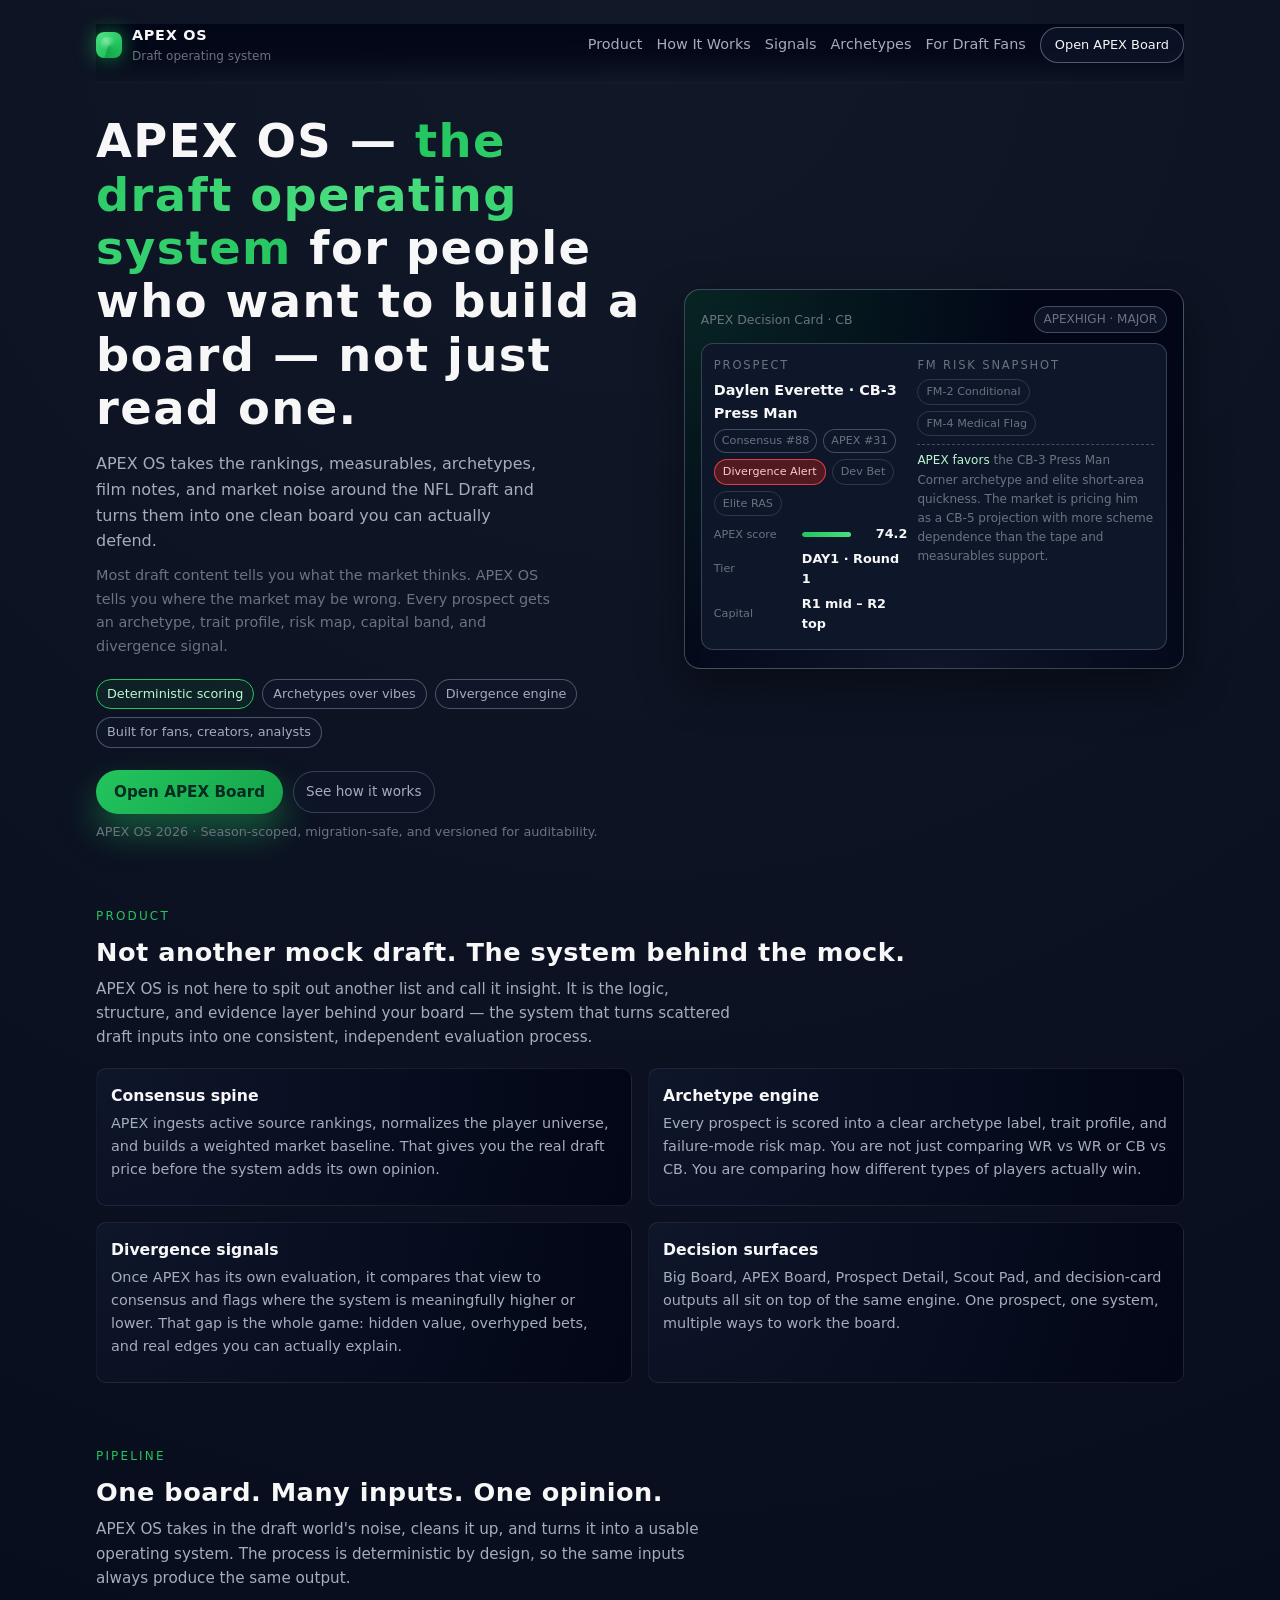
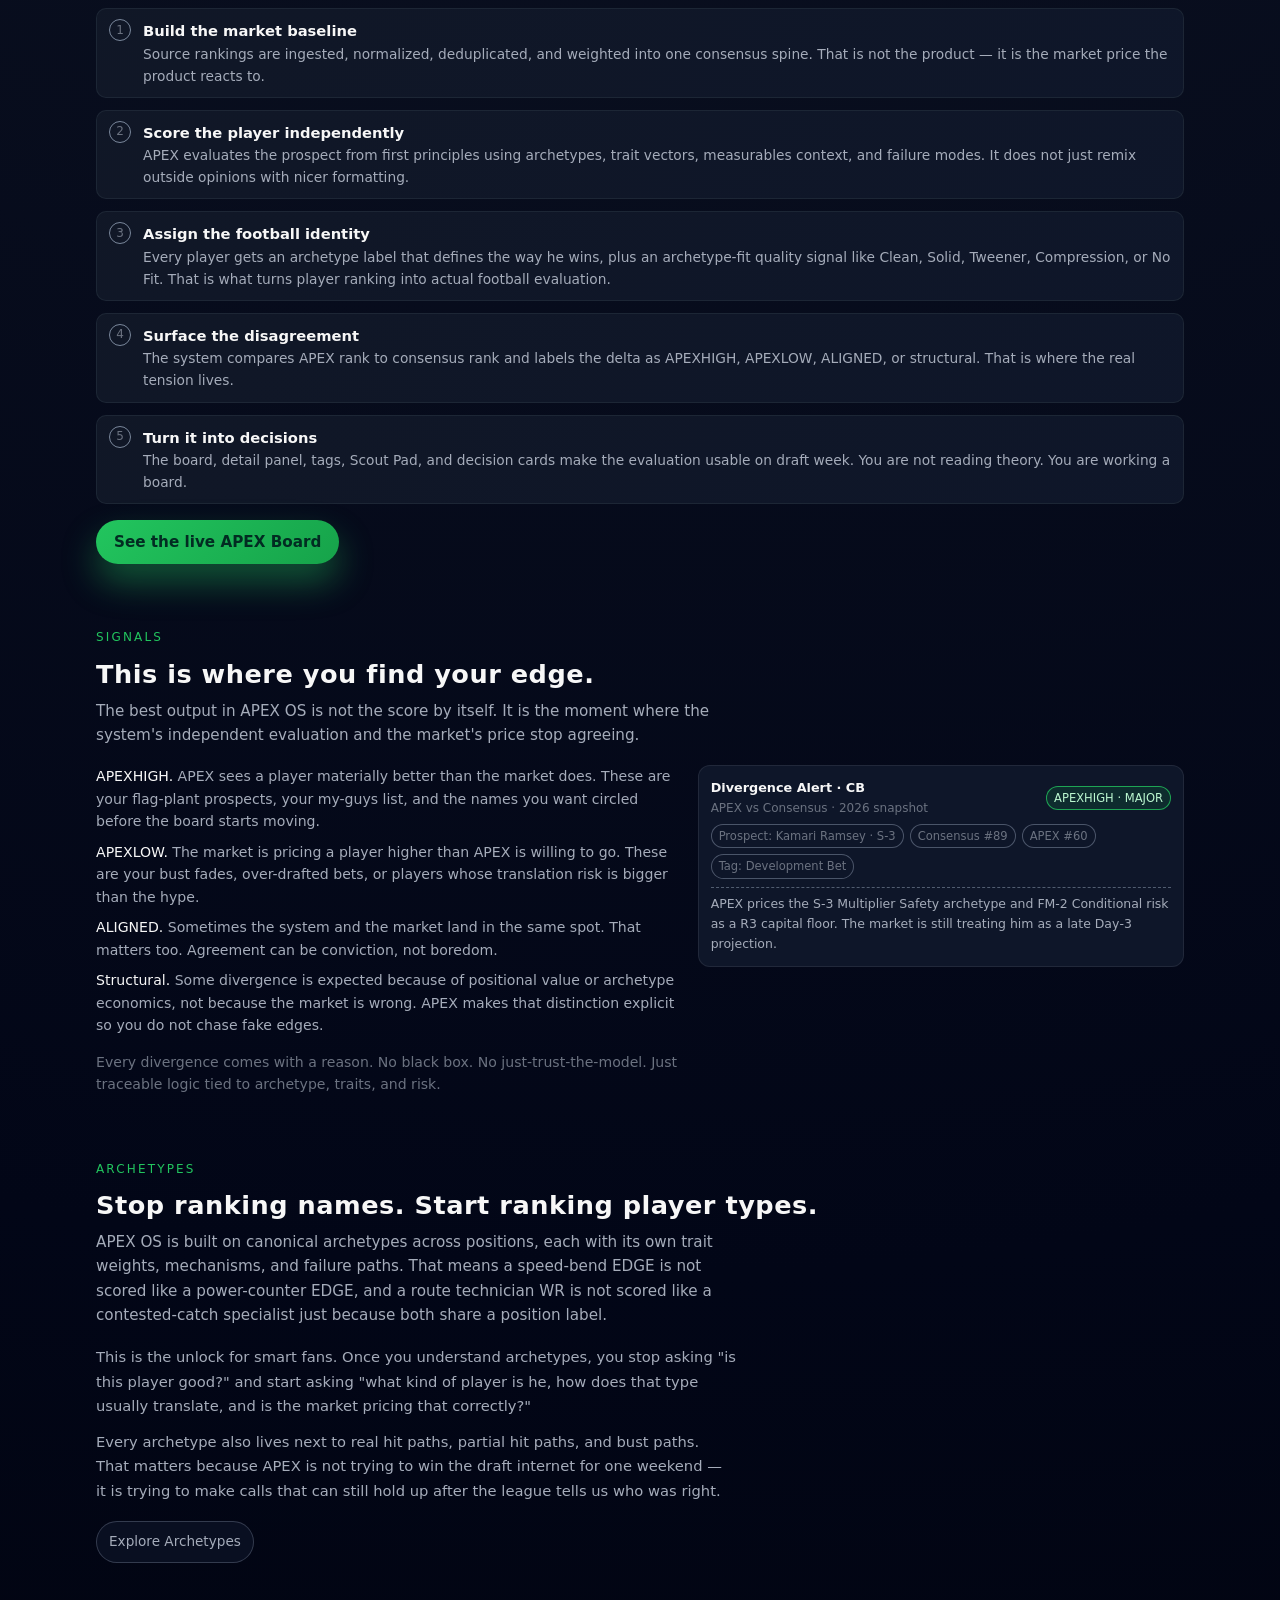
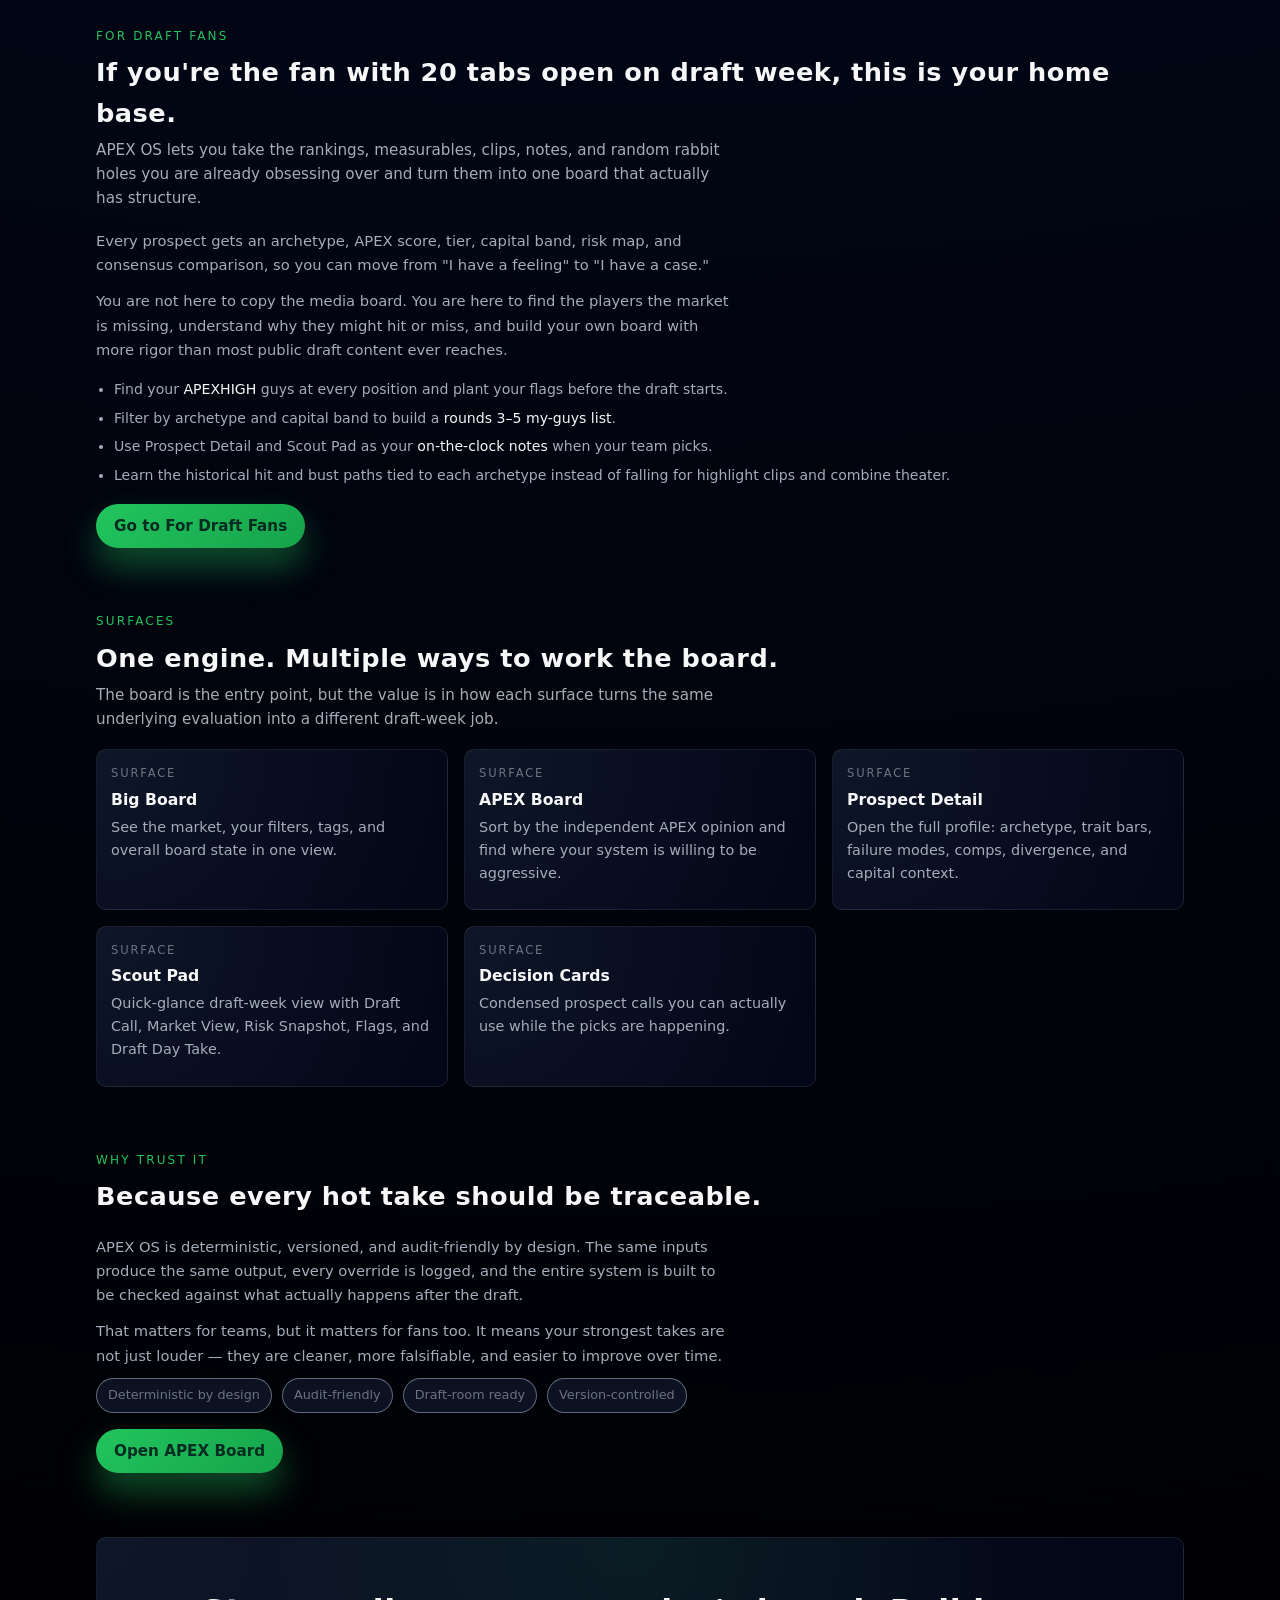
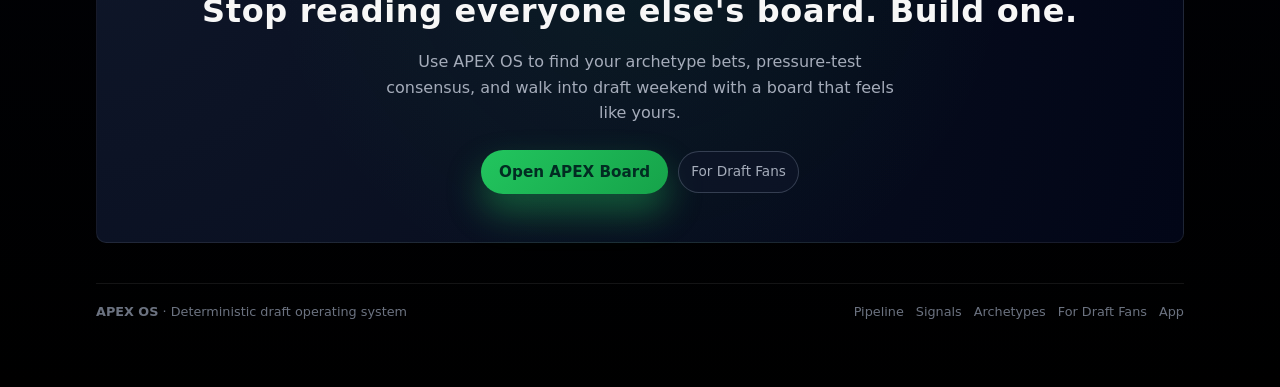
<file: web/apexos-landing.html>
<!DOCTYPE html>
<html lang="en" data-theme="light">
<head>
  <meta charset="UTF-8" />
  <title>APEX OS — Draft Operating System</title>
  <meta name="viewport" content="width=device-width, initial-scale=1" />
  <meta name="description" content="APEX OS is a deterministic draft operating system that turns 16 sources, measurables, archetypes, and film into one board you can build, defend, and own." />
  <style>
    :root {
      --bg: #0b0c10;
      --bg-alt: #111218;
      --bg-soft: #151721;
      --border-subtle: rgba(255, 255, 255, 0.08);
      --fg: #f7f7f7;
      --fg-muted: #a5acba;
      --fg-soft: #6b7280;
      --accent: #22c55e;
      --accent-soft: rgba(34, 197, 94, 0.08);
      --accent-strong: #16a34a;
      --danger: #f97373;
      --radius: 10px;
      --shadow-soft: 0 18px 45px rgba(0, 0, 0, 0.4);
      --font-body: system-ui, -apple-system, BlinkMacSystemFont, "SF Pro Text",
                   "Segoe UI", sans-serif;
    }

    *, *::before, *::after {
      box-sizing: border-box;
      margin: 0;
      padding: 0;
    }

    html {
      scroll-behavior: smooth;
    }

    body {
      min-height: 100vh;
      background: radial-gradient(circle at top, #111827 0, #020617 55%, #000000 100%);
      color: var(--fg);
      font-family: var(--font-body);
      line-height: 1.6;
    }

    a {
      color: inherit;
      text-decoration: none;
    }

    .page {
      max-width: 1120px;
      margin: 0 auto;
      padding: 24px 16px 64px;
    }

    header {
      display: flex;
      align-items: center;
      justify-content: space-between;
      gap: 16px;
      padding-bottom: 16px;
      border-bottom: 1px solid var(--border-subtle);
      position: sticky;
      top: 0;
      z-index: 10;
      backdrop-filter: blur(14px);
      background: linear-gradient(to bottom,
        rgba(2, 6, 23, 0.95),
        rgba(2, 6, 23, 0.85),
        transparent
      );
    }

    .brand {
      display: flex;
      align-items: center;
      gap: 10px;
    }

    .brand-mark {
      width: 26px;
      height: 26px;
      border-radius: 8px;
      background:
        conic-gradient(from 200deg, #22c55e, #4ade80, #22c55e, #16a34a);
      box-shadow: 0 0 20px rgba(34, 197, 94, 0.6);
      position: relative;
      overflow: hidden;
    }

    .brand-mark::after {
      content: "";
      position: absolute;
      inset: 5px;
      border-radius: 6px;
      background: radial-gradient(circle at 30% 20%, rgba(255, 255, 255, 0.35), transparent 55%);
      mix-blend-mode: screen;
      opacity: 0.8;
    }

    .brand-text-main {
      font-weight: 650;
      letter-spacing: 0.05em;
      text-transform: uppercase;
      font-size: 0.9rem;
    }

    .brand-text-sub {
      font-size: 0.75rem;
      color: var(--fg-soft);
    }

    nav {
      display: flex;
      align-items: center;
      gap: 14px;
      font-size: 0.9rem;
    }

    nav a {
      color: var(--fg-muted);
      padding: 6px 0;
      border-bottom: 1px solid transparent;
    }

    nav a:hover {
      color: var(--fg);
      border-bottom-color: rgba(148, 163, 184, 0.5);
    }

    .nav-cta {
      padding: 7px 14px;
      border-radius: 999px;
      border: 1px solid rgba(148, 163, 184, 0.5);
      color: var(--fg);
      background: rgba(15, 23, 42, 0.7);
      display: inline-flex;
      align-items: center;
      gap: 8px;
      font-size: 0.85rem;
    }

    .nav-cta span {
      font-size: 0.95em;
    }

    .nav-cta:hover {
      border-color: var(--accent);
      box-shadow: 0 0 0 1px rgba(34, 197, 94, 0.3);
    }

    main {
      padding-top: 32px;
      display: flex;
      flex-direction: column;
      gap: 64px;
    }

    .section {
      scroll-margin-top: 80px;
    }

    .section-header {
      margin-bottom: 18px;
    }

    .section-label {
      font-size: 0.75rem;
      letter-spacing: 0.18em;
      text-transform: uppercase;
      color: var(--accent);
      margin-bottom: 6px;
    }

    .section-title {
      font-size: 1.6rem;
      font-weight: 600;
      letter-spacing: 0.02em;
    }

    .section-subtitle {
      font-size: 0.95rem;
      color: var(--fg-muted);
      max-width: 640px;
      margin-top: 4px;
    }

    .section-body {
      font-size: 0.92rem;
      color: var(--fg-muted);
      max-width: 640px;
      margin-top: 12px;
      line-height: 1.65;
    }

    .bridge-text {
      font-size: 0.88rem;
      color: var(--fg-soft);
      margin-top: 14px;
      line-height: 1.6;
    }

    .hero {
      display: grid;
      grid-template-columns: minmax(0, 3fr) minmax(0, 2.7fr);
      gap: 32px;
      align-items: center;
    }

    .hero-title {
      font-size: clamp(2.2rem, 4vw, 2.9rem);
      line-height: 1.15;
      font-weight: 650;
      letter-spacing: 0.03em;
      margin-bottom: 16px;
    }

    .hero-highlight {
      background: linear-gradient(120deg, #22c55e, #4ade80, #22c55e);
      -webkit-background-clip: text;
      background-clip: text;
      color: transparent;
    }

    .hero-subtitle {
      font-size: 1rem;
      color: var(--fg-muted);
      max-width: 460px;
      margin-bottom: 10px;
    }

    .hero-subcopy {
      font-size: 0.9rem;
      color: var(--fg-soft);
      max-width: 460px;
      margin-bottom: 20px;
      line-height: 1.65;
    }

    .hero-badges {
      display: flex;
      flex-wrap: wrap;
      gap: 8px;
      margin-bottom: 22px;
    }

    .badge {
      padding: 4px 10px;
      font-size: 0.8rem;
      border-radius: 999px;
      border: 1px solid rgba(148, 163, 184, 0.45);
      color: var(--fg-muted);
      background: rgba(15, 23, 42, 0.8);
    }

    .badge-strong {
      border-color: var(--accent);
      background: var(--accent-soft);
      color: #bbf7d0;
    }

    .hero-actions {
      display: flex;
      flex-wrap: wrap;
      gap: 10px;
      align-items: center;
    }

    .btn-primary {
      display: inline-flex;
      align-items: center;
      justify-content: center;
      padding: 10px 18px;
      border-radius: 999px;
      border: none;
      background: linear-gradient(135deg, var(--accent), var(--accent-strong));
      color: #022c22;
      font-size: 0.95rem;
      font-weight: 600;
      box-shadow: 0 18px 35px rgba(34, 197, 94, 0.4);
      cursor: pointer;
      text-decoration: none;
      min-width: 180px;
    }

    .btn-primary:hover {
      filter: brightness(1.05);
      transform: translateY(-0.5px);
    }

    .btn-ghost {
      display: inline-flex;
      align-items: center;
      gap: 6px;
      padding: 9px 12px;
      border-radius: 999px;
      border: 1px solid rgba(148, 163, 184, 0.3);
      font-size: 0.85rem;
      color: var(--fg-muted);
      background: rgba(15, 23, 42, 0.6);
      cursor: pointer;
      text-decoration: none;
    }

    .btn-ghost:hover {
      border-color: rgba(148, 163, 184, 0.7);
      color: var(--fg);
    }

    .hero-secondary-note {
      font-size: 0.8rem;
      color: var(--fg-soft);
      margin-top: 8px;
    }

    .hero-visual {
      border-radius: 16px;
      padding: 16px 16px 18px;
      background: radial-gradient(circle at top left, rgba(34, 197, 94, 0.16), transparent 55%),
                  radial-gradient(circle at bottom, rgba(15, 23, 42, 0.9), #020617 70%);
      border: 1px solid rgba(148, 163, 184, 0.4);
      box-shadow: var(--shadow-soft);
      position: relative;
      overflow: hidden;
    }

    .hero-visual-header {
      display: flex;
      justify-content: space-between;
      align-items: center;
      margin-bottom: 10px;
      font-size: 0.78rem;
      color: var(--fg-soft);
    }

    .hero-tag-pill {
      padding: 3px 9px;
      border-radius: 999px;
      border: 1px solid rgba(148, 163, 184, 0.4);
      background: rgba(15, 23, 42, 0.9);
      font-size: 0.75rem;
    }

    .hero-visual-main {
      border-radius: 12px;
      background: rgba(15, 23, 42, 0.98);
      border: 1px solid rgba(148, 163, 184, 0.3);
      padding: 12px 12px 10px;
      display: grid;
      grid-template-columns: 1.8fr 2.2fr;
      gap: 10px;
      font-size: 0.78rem;
    }

    .dv-label {
      font-size: 0.72rem;
      text-transform: uppercase;
      letter-spacing: 0.16em;
      color: var(--fg-soft);
      margin-bottom: 4px;
    }

    .dv-name {
      font-size: 0.9rem;
      font-weight: 600;
      margin-bottom: 4px;
    }

    .dv-meta {
      display: flex;
      flex-wrap: wrap;
      gap: 6px;
      margin-bottom: 8px;
      color: var(--fg-soft);
    }

    .tag-pill {
      padding: 3px 8px;
      border-radius: 999px;
      border: 1px solid rgba(248, 250, 252, 0.14);
      font-size: 0.7rem;
    }

    .tag-pill-strong {
      border-color: rgba(239, 68, 68, 0.9);
      color: #fecaca;
      background: rgba(127, 29, 29, 0.6);
    }

    .dv-chip {
      font-size: 0.7rem;
      padding: 2px 7px;
      border-radius: 999px;
      background: rgba(15, 23, 42, 0.9);
      border: 1px solid rgba(148, 163, 184, 0.4);
      color: var(--fg-soft);
    }

    .dv-metric-row {
      display: flex;
      align-items: center;
      gap: 8px;
      margin-bottom: 4px;
    }

    .dv-metric-label {
      font-size: 0.7rem;
      color: var(--fg-soft);
      width: 80px;
      flex-shrink: 0;
    }

    .dv-metric-value {
      font-weight: 600;
      font-size: 0.8rem;
    }

    .dv-bar-track {
      flex: 1;
      height: 5px;
      border-radius: 999px;
      background: rgba(15, 23, 42, 0.9);
      overflow: hidden;
    }

    .dv-bar-fill {
      height: 100%;
      border-radius: inherit;
      background: linear-gradient(90deg, #22c55e, #4ade80);
    }

    .dv-explainer {
      font-size: 0.75rem;
      color: var(--fg-soft);
      border-top: 1px dashed rgba(148, 163, 184, 0.4);
      padding-top: 6px;
      margin-top: 4px;
    }

    .dv-explainer strong {
      color: #bbf7d0;
      font-weight: 500;
    }

    .triplet-grid {
      display: grid;
      grid-template-columns: repeat(3, minmax(0, 1fr));
      gap: 16px;
    }

    .quad-grid {
      display: grid;
      grid-template-columns: repeat(2, minmax(0, 1fr));
      gap: 16px;
    }

    .card {
      border-radius: var(--radius);
      border: 1px solid var(--border-subtle);
      background: radial-gradient(circle at top left, rgba(15, 23, 42, 0.96), #020617);
      padding: 14px 14px 16px;
      font-size: 0.9rem;
    }

    .card-title {
      font-size: 0.98rem;
      font-weight: 600;
      margin-bottom: 4px;
    }

    .card-body {
      color: var(--fg-muted);
      margin-bottom: 8px;
      font-size: 0.9rem;
    }

    .card-note {
      font-size: 0.78rem;
      color: var(--fg-soft);
    }

    .steps {
      display: flex;
      flex-direction: column;
      gap: 12px;
      margin-top: 8px;
    }

    .step {
      display: grid;
      grid-template-columns: auto 1fr;
      gap: 12px;
      align-items: flex-start;
      padding: 10px 12px;
      border-radius: 10px;
      border: 1px solid rgba(31, 41, 55, 0.9);
      background: linear-gradient(135deg, rgba(17, 24, 39, 0.96), rgba(15, 23, 42, 0.96));
    }

    .step-number {
      width: 22px;
      height: 22px;
      border-radius: 999px;
      border: 1px solid rgba(148, 163, 184, 0.8);
      display: flex;
      align-items: center;
      justify-content: center;
      font-size: 0.75rem;
      color: var(--fg-soft);
    }

    .step-main-title {
      font-size: 0.92rem;
      font-weight: 550;
    }

    .step-text {
      font-size: 0.86rem;
      color: var(--fg-muted);
    }

    .step-text small {
      display: block;
      color: var(--fg-soft);
      font-size: 0.78rem;
      margin-top: 2px;
    }

    .split {
      display: grid;
      grid-template-columns: minmax(0, 1.2fr) minmax(0, 1fr);
      gap: 18px;
      align-items: flex-start;
    }

    .list-tight {
      list-style: none;
      display: flex;
      flex-direction: column;
      gap: 8px;
      font-size: 0.88rem;
      color: var(--fg-muted);
    }

    .list-tight li strong {
      color: var(--fg);
      font-weight: 500;
    }

    .demo-panel {
      border-radius: 12px;
      border: 1px solid var(--border-subtle);
      background: rgba(15, 23, 42, 0.98);
      padding: 12px;
      font-size: 0.8rem;
    }

    .demo-heading {
      display: flex;
      justify-content: space-between;
      align-items: center;
      margin-bottom: 6px;
    }

    .demo-title {
      font-weight: 550;
    }

    .demo-sub {
      font-size: 0.75rem;
      color: var(--fg-soft);
    }

    .demo-meta-row {
      display: flex;
      flex-wrap: wrap;
      gap: 6px;
      margin-bottom: 8px;
      color: var(--fg-soft);
    }

    .demo-chip {
      padding: 2px 7px;
      border-radius: 999px;
      border: 1px solid rgba(148, 163, 184, 0.45);
      background: rgba(15, 23, 42, 0.9);
      font-size: 0.72rem;
    }

    .demo-chip-tag {
      border-color: rgba(34, 197, 94, 0.8);
      color: #bbf7d0;
      background: rgba(22, 163, 74, 0.16);
    }

    .demo-explainer {
      font-size: 0.78rem;
      color: var(--fg-muted);
      border-top: 1px dashed rgba(148, 163, 184, 0.5);
      padding-top: 6px;
    }

    .card-tag {
      font-size: 0.72rem;
      text-transform: uppercase;
      letter-spacing: 0.16em;
      color: var(--fg-soft);
      margin-bottom: 4px;
    }

    .bullets {
      list-style: disc;
      padding-left: 18px;
      font-size: 0.88rem;
      color: var(--fg-muted);
      display: flex;
      flex-direction: column;
      gap: 6px;
    }

    .bullets li strong {
      color: var(--fg);
      font-weight: 500;
    }

    .pill-row {
      display: flex;
      flex-wrap: wrap;
      gap: 10px;
      margin-top: 10px;
    }

    .pill {
      padding: 6px 11px;
      border-radius: 999px;
      border: 1px solid rgba(148, 163, 184, 0.6);
      background: rgba(15, 23, 42, 0.8);
      font-size: 0.8rem;
      color: var(--fg-soft);
    }

    .cta-section {
      text-align: center;
      padding: 48px 32px;
      border-radius: var(--radius);
      border: 1px solid var(--border-subtle);
      background: radial-gradient(circle at top, rgba(34, 197, 94, 0.08), transparent 60%),
                  radial-gradient(circle at top left, rgba(15, 23, 42, 0.96), #020617);
    }

    .cta-title {
      font-size: clamp(1.5rem, 3vw, 2rem);
      font-weight: 650;
      letter-spacing: 0.02em;
      margin-bottom: 12px;
    }

    .cta-body {
      font-size: 1rem;
      color: var(--fg-muted);
      max-width: 520px;
      margin: 0 auto 24px;
      line-height: 1.6;
    }

    footer {
      border-top: 1px solid var(--border-subtle);
      margin-top: 40px;
      padding-top: 18px;
      font-size: 0.8rem;
      color: var(--fg-soft);
      display: flex;
      flex-wrap: wrap;
      gap: 10px;
      justify-content: space-between;
      align-items: center;
    }

    .footer-links {
      display: flex;
      flex-wrap: wrap;
      gap: 12px;
    }

    .footer-links a {
      color: var(--fg-soft);
      text-decoration: none;
    }

    .footer-links a:hover {
      color: var(--fg-muted);
      text-decoration: underline;
    }

    @media (max-width: 920px) {
      header {
        flex-direction: column;
        align-items: flex-start;
        gap: 10px;
      }

      nav {
        width: 100%;
        justify-content: space-between;
      }

      .hero {
        grid-template-columns: minmax(0, 1fr);
      }

      .hero-visual {
        order: -1;
      }

      .triplet-grid {
        grid-template-columns: minmax(0, 1fr);
      }

      .quad-grid {
        grid-template-columns: minmax(0, 1fr);
      }

      .split {
        grid-template-columns: minmax(0, 1fr);
      }
    }

    @media (max-width: 640px) {
      header {
        position: static;
      }

      nav {
        flex-wrap: wrap;
        gap: 10px;
      }

      .hero-actions {
        flex-direction: column;
        align-items: stretch;
      }

      .page {
        padding-inline: 14px;
      }

      .cta-section {
        padding: 32px 20px;
      }
    }
  </style>
</head>
<body>
  <div class="page">
    <header>
      <a href="#top" class="brand">
        <div class="brand-mark" aria-hidden="true"></div>
        <div>
          <div class="brand-text-main">APEX OS</div>
          <div class="brand-text-sub">Draft operating system</div>
        </div>
      </a>
      <nav>
        <a href="#product">Product</a>
        <a href="#how">How It Works</a>
        <a href="#signals">Signals</a>
        <a href="#archetypes">Archetypes</a>
        <a href="for-draft-fans.html">For Draft Fans</a>
        <a href="https://apexsignal.streamlit.app/" class="nav-cta" target="_blank" rel="noopener noreferrer">
          <span>Open APEX Board</span>
        </a>
      </nav>
    </header>

    <main id="top">

      <!-- ═══ HERO ═══ -->
      <section class="section hero" aria-labelledby="hero-title">
        <div>
          <h1 id="hero-title" class="hero-title">
            APEX OS — <span class="hero-highlight">the draft operating system</span> for people who want to build a board — not just read one.
          </h1>
          <p class="hero-subtitle">
            APEX OS takes the rankings, measurables, archetypes, film notes, and market noise around the NFL Draft and turns them into one clean board you can actually defend.
          </p>
          <p class="hero-subcopy">
            Most draft content tells you what the market thinks. APEX OS tells you where the market may be wrong. Every prospect gets an archetype, trait profile, risk map, capital band, and divergence signal.
          </p>

          <div class="hero-badges">
            <span class="badge badge-strong">Deterministic scoring</span>
            <span class="badge">Archetypes over vibes</span>
            <span class="badge">Divergence engine</span>
            <span class="badge">Built for fans, creators, analysts</span>
          </div>

          <div class="hero-actions">
            <a class="btn-primary" href="https://apexsignal.streamlit.app/" target="_blank" rel="noopener noreferrer">
              Open APEX Board
            </a>
            <a class="btn-ghost" href="#product">
              <span>See how it works</span>
            </a>
          </div>
          <p class="hero-secondary-note">
            APEX OS 2026 · Season-scoped, migration-safe, and versioned for auditability.
          </p>
        </div>

        <aside class="hero-visual" aria-label="Example divergence view">
          <div class="hero-visual-header">
            <span>APEX Decision Card · CB</span>
            <span class="hero-tag-pill">APEXHIGH · MAJOR</span>
          </div>
          <div class="hero-visual-main">
            <div>
              <div class="dv-label">Prospect</div>
              <div class="dv-name">Daylen Everette · CB-3 Press Man</div>
              <div class="dv-meta">
                <span class="dv-chip">Consensus #88</span>
                <span class="dv-chip">APEX #31</span>
                <span class="tag-pill tag-pill-strong">Divergence Alert</span>
                <span class="tag-pill">Dev Bet</span>
                <span class="tag-pill">Elite RAS</span>
              </div>

              <div class="dv-metric-row">
                <span class="dv-metric-label">APEX score</span>
                <div class="dv-bar-track">
                  <div class="dv-bar-fill" style="width: 74%;"></div>
                </div>
                <span class="dv-metric-value">74.2</span>
              </div>

              <div class="dv-metric-row">
                <span class="dv-metric-label">Tier</span>
                <span class="dv-metric-value">DAY1 · Round 1</span>
              </div>
              <div class="dv-metric-row">
                <span class="dv-metric-label">Capital</span>
                <span class="dv-metric-value">R1 mid – R2 top</span>
              </div>
            </div>
            <div>
              <div class="dv-label">FM risk snapshot</div>
              <div class="dv-meta">
                <span class="tag-pill">FM-2 Conditional</span>
                <span class="tag-pill">FM-4 Medical Flag</span>
              </div>
              <p class="dv-explainer">
                <strong>APEX favors</strong> the CB‑3 Press Man Corner archetype and elite
                short‑area quickness. The market is pricing him as a CB‑5 projection
                with more scheme dependence than the tape and measurables support.
              </p>
            </div>
          </div>
        </aside>
      </section>

      <!-- ═══ PRODUCT ═══ -->
      <section id="product" class="section" aria-labelledby="product-title">
        <div class="section-header">
          <div class="section-label">Product</div>
          <h2 id="product-title" class="section-title">Not another mock draft. The system behind the mock.</h2>
          <p class="section-subtitle">
            APEX OS is not here to spit out another list and call it insight. It is the logic, structure, and evidence layer behind your board — the system that turns scattered draft inputs into one consistent, independent evaluation process.
          </p>
        </div>

        <div class="quad-grid">
          <article class="card">
            <h3 class="card-title">Consensus spine</h3>
            <p class="card-body">
              APEX ingests active source rankings, normalizes the player universe, and builds a weighted market baseline. That gives you the real draft price before the system adds its own opinion.
            </p>
          </article>
          <article class="card">
            <h3 class="card-title">Archetype engine</h3>
            <p class="card-body">
              Every prospect is scored into a clear archetype label, trait profile, and failure-mode risk map. You are not just comparing WR vs WR or CB vs CB. You are comparing how different types of players actually win.
            </p>
          </article>
          <article class="card">
            <h3 class="card-title">Divergence signals</h3>
            <p class="card-body">
              Once APEX has its own evaluation, it compares that view to consensus and flags where the system is meaningfully higher or lower. That gap is the whole game: hidden value, overhyped bets, and real edges you can actually explain.
            </p>
          </article>
          <article class="card">
            <h3 class="card-title">Decision surfaces</h3>
            <p class="card-body">
              Big Board, APEX Board, Prospect Detail, Scout Pad, and decision-card outputs all sit on top of the same engine. One prospect, one system, multiple ways to work the board.
            </p>
          </article>
        </div>
      </section>

      <!-- ═══ HOW IT WORKS ═══ -->
      <section id="how" class="section" aria-labelledby="how-title">
        <div class="section-header">
          <div class="section-label">Pipeline</div>
          <h2 id="how-title" class="section-title">One board. Many inputs. One opinion.</h2>
          <p class="section-subtitle">
            APEX OS takes in the draft world's noise, cleans it up, and turns it into a usable operating system. The process is deterministic by design, so the same inputs always produce the same output.
          </p>
        </div>

        <div class="steps">
          <div class="step">
            <div class="step-number">1</div>
            <div>
              <h3 class="step-main-title">Build the market baseline</h3>
              <p class="step-text">
                Source rankings are ingested, normalized, deduplicated, and weighted into one consensus spine. That is not the product — it is the market price the product reacts to.
              </p>
            </div>
          </div>
          <div class="step">
            <div class="step-number">2</div>
            <div>
              <h3 class="step-main-title">Score the player independently</h3>
              <p class="step-text">
                APEX evaluates the prospect from first principles using archetypes, trait vectors, measurables context, and failure modes. It does not just remix outside opinions with nicer formatting.
              </p>
            </div>
          </div>
          <div class="step">
            <div class="step-number">3</div>
            <div>
              <h3 class="step-main-title">Assign the football identity</h3>
              <p class="step-text">
                Every player gets an archetype label that defines the way he wins, plus an archetype-fit quality signal like Clean, Solid, Tweener, Compression, or No Fit. That is what turns player ranking into actual football evaluation.
              </p>
            </div>
          </div>
          <div class="step">
            <div class="step-number">4</div>
            <div>
              <h3 class="step-main-title">Surface the disagreement</h3>
              <p class="step-text">
                The system compares APEX rank to consensus rank and labels the delta as APEXHIGH, APEXLOW, ALIGNED, or structural. That is where the real tension lives.
              </p>
            </div>
          </div>
          <div class="step">
            <div class="step-number">5</div>
            <div>
              <h3 class="step-main-title">Turn it into decisions</h3>
              <p class="step-text">
                The board, detail panel, tags, Scout Pad, and decision cards make the evaluation usable on draft week. You are not reading theory. You are working a board.
              </p>
            </div>
          </div>
        </div>

        <div style="margin-top:16px;">
          <a class="btn-primary" href="https://apexsignal.streamlit.app/" target="_blank" rel="noopener noreferrer">
            See the live APEX Board
          </a>
        </div>
      </section>

      <!-- ═══ SIGNALS ═══ -->
      <section id="signals" class="section" aria-labelledby="signals-title">
        <div class="section-header">
          <div class="section-label">Signals</div>
          <h2 id="signals-title" class="section-title">This is where you find your edge.</h2>
          <p class="section-subtitle">
            The best output in APEX OS is not the score by itself. It is the moment where the system's independent evaluation and the market's price stop agreeing.
          </p>
        </div>

        <div class="split">
          <div>
            <ul class="list-tight">
              <li>
                <strong>APEXHIGH.</strong>
                APEX sees a player materially better than the market does. These are your flag-plant prospects, your my-guys list, and the names you want circled before the board starts moving.
              </li>
              <li>
                <strong>APEXLOW.</strong>
                The market is pricing a player higher than APEX is willing to go. These are your bust fades, over-drafted bets, or players whose translation risk is bigger than the hype.
              </li>
              <li>
                <strong>ALIGNED.</strong>
                Sometimes the system and the market land in the same spot. That matters too. Agreement can be conviction, not boredom.
              </li>
              <li>
                <strong>Structural.</strong>
                Some divergence is expected because of positional value or archetype economics, not because the market is wrong. APEX makes that distinction explicit so you do not chase fake edges.
              </li>
            </ul>
            <p class="bridge-text">
              Every divergence comes with a reason. No black box. No just-trust-the-model. Just traceable logic tied to archetype, traits, and risk.
            </p>
          </div>
          <aside class="demo-panel" aria-label="Divergence example">
            <div class="demo-heading">
              <div>
                <div class="demo-title">Divergence Alert · CB</div>
                <div class="demo-sub">APEX vs Consensus · 2026 snapshot</div>
              </div>
              <span class="demo-chip demo-chip-tag">APEXHIGH · MAJOR</span>
            </div>
            <div class="demo-meta-row">
              <span class="demo-chip">Prospect: Kamari Ramsey · S-3</span>
              <span class="demo-chip">Consensus #89</span>
              <span class="demo-chip">APEX #60</span>
              <span class="demo-chip">Tag: Development Bet</span>
            </div>
            <p class="demo-explainer">
              APEX prices the S‑3 Multiplier Safety archetype and FM‑2 Conditional risk as
              a R3 capital floor. The market is still treating him as a late Day‑3 projection.
            </p>
          </aside>
        </div>
      </section>

      <!-- ═══ ARCHETYPES (was Library) ═══ -->
      <section id="archetypes" class="section" aria-labelledby="archetypes-title">
        <div class="section-header">
          <div class="section-label">Archetypes</div>
          <h2 id="archetypes-title" class="section-title">Stop ranking names. Start ranking player types.</h2>
          <p class="section-subtitle">
            APEX OS is built on canonical archetypes across positions, each with its own trait weights, mechanisms, and failure paths. That means a speed-bend EDGE is not scored like a power-counter EDGE, and a route technician WR is not scored like a contested-catch specialist just because both share a position label.
          </p>
        </div>
        <p class="section-body">
          This is the unlock for smart fans. Once you understand archetypes, you stop asking "is this player good?" and start asking "what kind of player is he, how does that type usually translate, and is the market pricing that correctly?"
        </p>
        <p class="section-body">
          Every archetype also lives next to real hit paths, partial hit paths, and bust paths. That matters because APEX is not trying to win the draft internet for one weekend — it is trying to make calls that can still hold up after the league tells us who was right.
        </p>
        <div style="margin-top: 18px;">
          <a class="btn-ghost" href="for-draft-fans.html">Explore Archetypes</a>
        </div>
      </section>

      <!-- ═══ FOR DRAFT FANS (new) ═══ -->
      <section id="for-draft-fans" class="section" aria-labelledby="fan-title">
        <div class="section-header">
          <div class="section-label">For Draft Fans</div>
          <h2 id="fan-title" class="section-title">If you're the fan with 20 tabs open on draft week, this is your home base.</h2>
          <p class="section-subtitle">
            APEX OS lets you take the rankings, measurables, clips, notes, and random rabbit holes you are already obsessing over and turn them into one board that actually has structure.
          </p>
        </div>
        <p class="section-body">
          Every prospect gets an archetype, APEX score, tier, capital band, risk map, and consensus comparison, so you can move from "I have a feeling" to "I have a case."
        </p>
        <p class="section-body">
          You are not here to copy the media board. You are here to find the players the market is missing, understand why they might hit or miss, and build your own board with more rigor than most public draft content ever reaches.
        </p>
        <ul class="bullets" style="margin-top: 16px;">
          <li>Find your <strong>APEXHIGH</strong> guys at every position and plant your flags before the draft starts.</li>
          <li>Filter by archetype and capital band to build a <strong>rounds 3–5 my-guys list</strong>.</li>
          <li>Use Prospect Detail and Scout Pad as your <strong>on-the-clock notes</strong> when your team picks.</li>
          <li>Learn the historical hit and bust paths tied to each archetype instead of falling for highlight clips and combine theater.</li>
        </ul>
        <div style="margin-top: 18px;">
          <a class="btn-primary" href="for-draft-fans.html">Go to For Draft Fans</a>
        </div>
      </section>

      <!-- ═══ SURFACES ═══ -->
      <section id="surfaces" class="section" aria-labelledby="surfaces-title">
        <div class="section-header">
          <div class="section-label">Surfaces</div>
          <h2 id="surfaces-title" class="section-title">One engine. Multiple ways to work the board.</h2>
          <p class="section-subtitle">
            The board is the entry point, but the value is in how each surface turns the same underlying evaluation into a different draft-week job.
          </p>
        </div>

        <div class="triplet-grid">
          <article class="card">
            <div class="card-tag">Surface</div>
            <h3 class="card-title">Big Board</h3>
            <p class="card-body">
              See the market, your filters, tags, and overall board state in one view.
            </p>
          </article>
          <article class="card">
            <div class="card-tag">Surface</div>
            <h3 class="card-title">APEX Board</h3>
            <p class="card-body">
              Sort by the independent APEX opinion and find where your system is willing to be aggressive.
            </p>
          </article>
          <article class="card">
            <div class="card-tag">Surface</div>
            <h3 class="card-title">Prospect Detail</h3>
            <p class="card-body">
              Open the full profile: archetype, trait bars, failure modes, comps, divergence, and capital context.
            </p>
          </article>
          <article class="card">
            <div class="card-tag">Surface</div>
            <h3 class="card-title">Scout Pad</h3>
            <p class="card-body">
              Quick-glance draft-week view with Draft Call, Market View, Risk Snapshot, Flags, and Draft Day Take.
            </p>
          </article>
          <article class="card">
            <div class="card-tag">Surface</div>
            <h3 class="card-title">Decision Cards</h3>
            <p class="card-body">
              Condensed prospect calls you can actually use while the picks are happening.
            </p>
          </article>
        </div>
      </section>

      <!-- ═══ WHY TRUST IT (was Who) ═══ -->
      <section id="trust" class="section" aria-labelledby="trust-title">
        <div class="section-header">
          <div class="section-label">Why Trust It</div>
          <h2 id="trust-title" class="section-title">Because every hot take should be traceable.</h2>
        </div>
        <p class="section-body">
          APEX OS is deterministic, versioned, and audit-friendly by design. The same inputs produce the same output, every override is logged, and the entire system is built to be checked against what actually happens after the draft.
        </p>
        <p class="section-body">
          That matters for teams, but it matters for fans too. It means your strongest takes are not just louder — they are cleaner, more falsifiable, and easier to improve over time.
        </p>

        <div class="pill-row">
          <span class="pill">Deterministic by design</span>
          <span class="pill">Audit-friendly</span>
          <span class="pill">Draft-room ready</span>
          <span class="pill">Version-controlled</span>
        </div>

        <div style="margin-top:16px;">
          <a class="btn-primary" href="https://apexsignal.streamlit.app/" target="_blank" rel="noopener noreferrer">
            Open APEX Board
          </a>
        </div>
      </section>

      <!-- ═══ FINAL CTA (new) ═══ -->
      <section id="cta" class="section cta-section" aria-labelledby="cta-title">
        <h2 id="cta-title" class="cta-title">Stop reading everyone else's board. Build one.</h2>
        <p class="cta-body">
          Use APEX OS to find your archetype bets, pressure-test consensus, and walk into draft weekend with a board that feels like yours.
        </p>
        <div class="hero-actions" style="justify-content: center;">
          <a class="btn-primary" href="https://apexsignal.streamlit.app/" target="_blank" rel="noopener noreferrer">
            Open APEX Board
          </a>
          <a class="btn-ghost" href="for-draft-fans.html">
            For Draft Fans
          </a>
        </div>
      </section>

    </main>

    <footer>
      <div>
        <strong>APEX OS</strong> · Deterministic draft operating system
      </div>
      <div class="footer-links">
        <a href="#how">Pipeline</a>
        <a href="#signals">Signals</a>
        <a href="#archetypes">Archetypes</a>
        <a href="for-draft-fans.html">For Draft Fans</a>
        <a href="https://apexsignal.streamlit.app/" target="_blank" rel="noopener noreferrer">App</a>
      </div>
    </footer>
  </div>
</body>
</html>
</file>
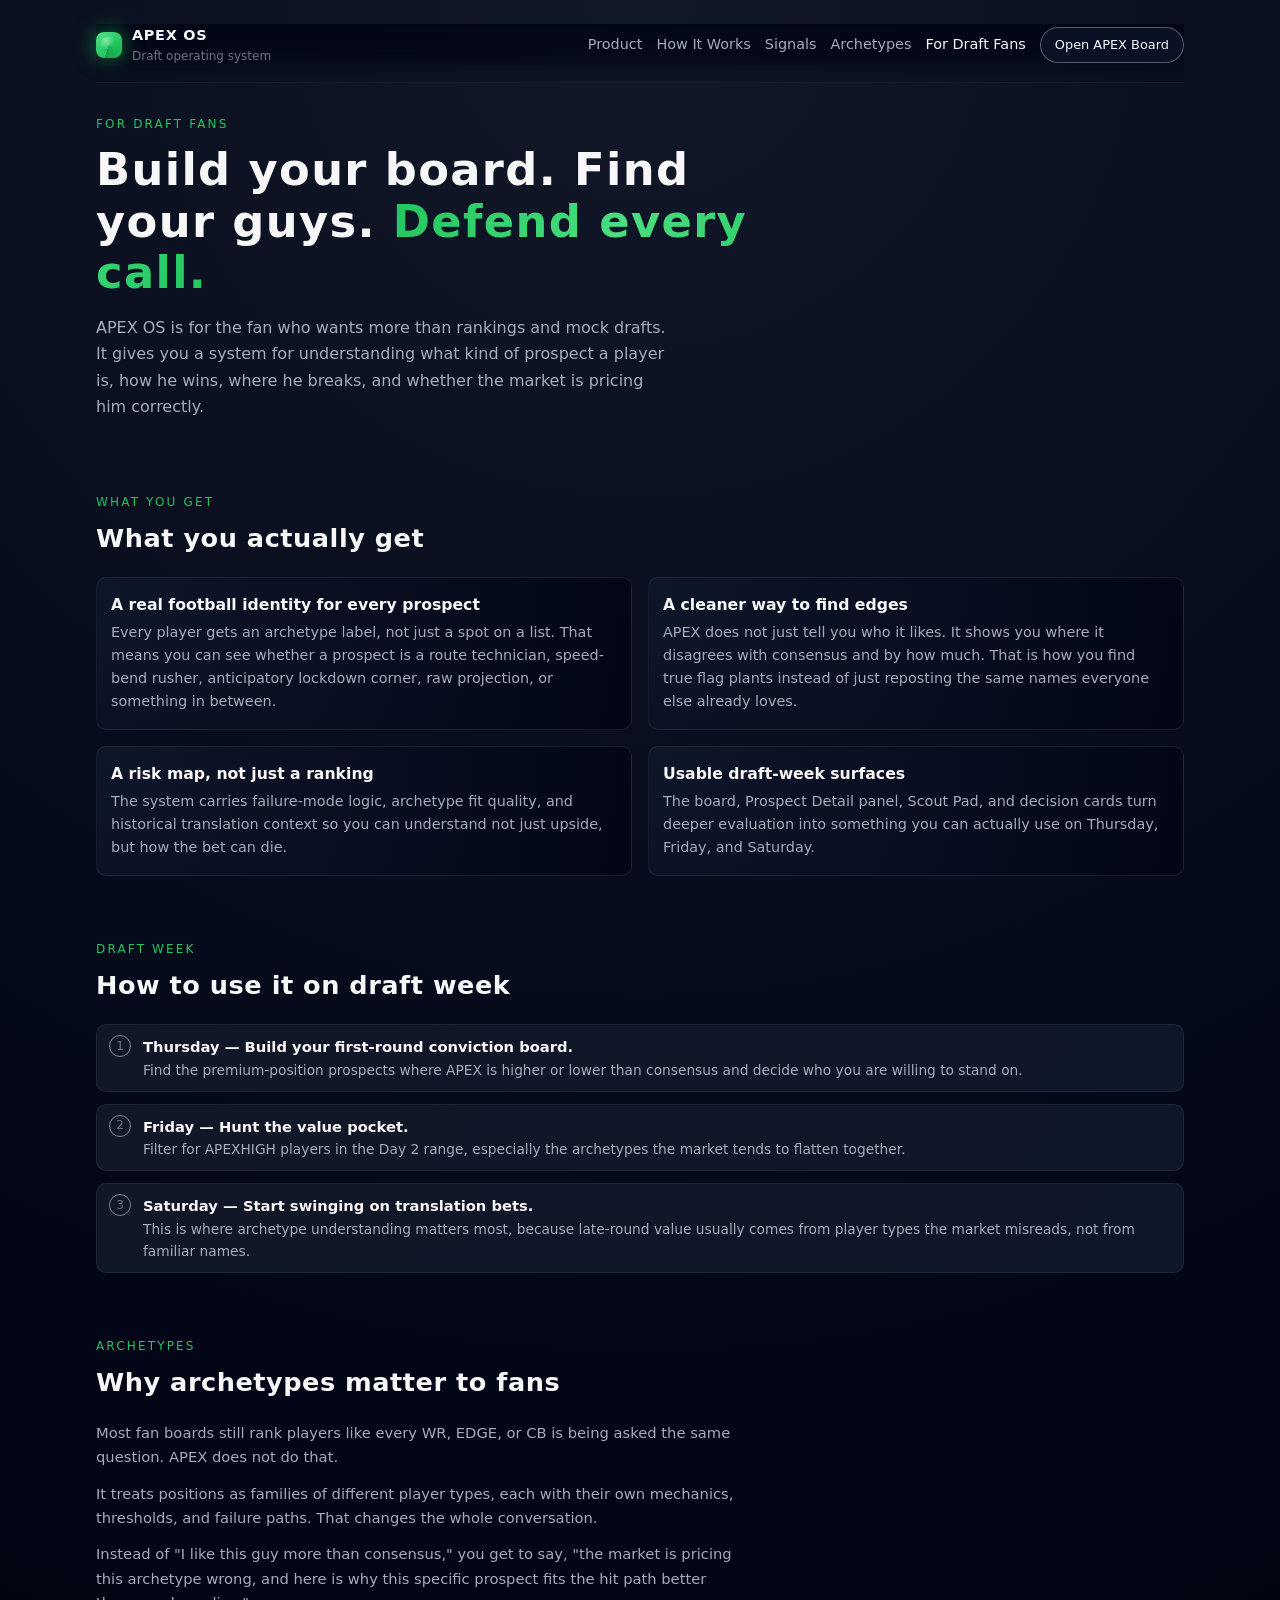
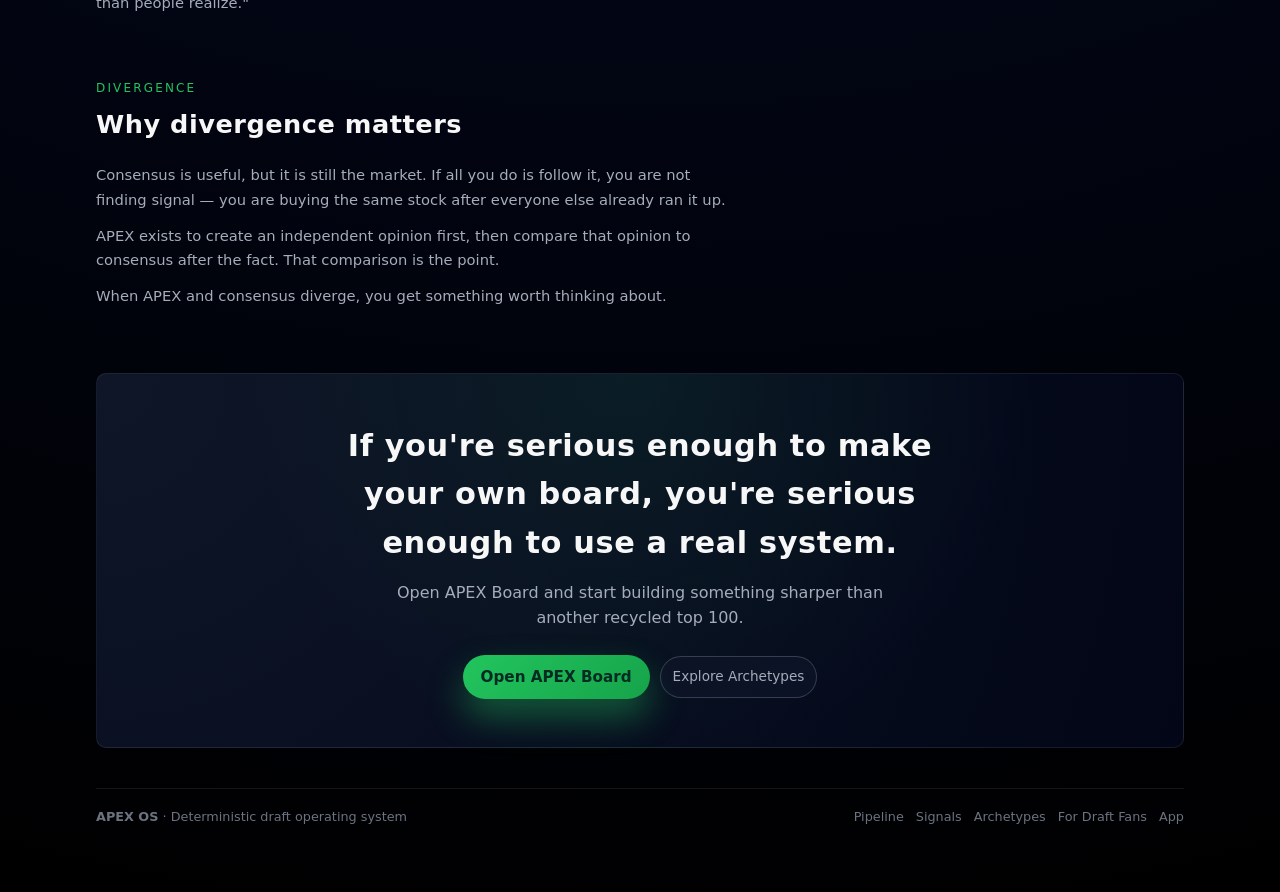
<file: web/for-draft-fans.html>
<!DOCTYPE html>
<html lang="en" data-theme="light">
<head>
  <meta charset="UTF-8" />
  <title>For Draft Fans — APEX OS</title>
  <meta name="viewport" content="width=device-width, initial-scale=1" />
  <meta name="description" content="Build your board. Find your guys. Defend every call. APEX OS for NFL Draft fans who want more than rankings and mock drafts." />
  <style>
    :root {
      --bg: #0b0c10;
      --bg-alt: #111218;
      --bg-soft: #151721;
      --border-subtle: rgba(255, 255, 255, 0.08);
      --fg: #f7f7f7;
      --fg-muted: #a5acba;
      --fg-soft: #6b7280;
      --accent: #22c55e;
      --accent-soft: rgba(34, 197, 94, 0.08);
      --accent-strong: #16a34a;
      --danger: #f97373;
      --radius: 10px;
      --shadow-soft: 0 18px 45px rgba(0, 0, 0, 0.4);
      --font-body: system-ui, -apple-system, BlinkMacSystemFont, "SF Pro Text",
                   "Segoe UI", sans-serif;
    }

    *, *::before, *::after {
      box-sizing: border-box;
      margin: 0;
      padding: 0;
    }

    html {
      scroll-behavior: smooth;
    }

    body {
      min-height: 100vh;
      background: radial-gradient(circle at top, #111827 0, #020617 55%, #000000 100%);
      color: var(--fg);
      font-family: var(--font-body);
      line-height: 1.6;
    }

    a {
      color: inherit;
      text-decoration: none;
    }

    .page {
      max-width: 1120px;
      margin: 0 auto;
      padding: 24px 16px 64px;
    }

    header {
      display: flex;
      align-items: center;
      justify-content: space-between;
      gap: 16px;
      padding-bottom: 16px;
      border-bottom: 1px solid var(--border-subtle);
      position: sticky;
      top: 0;
      z-index: 10;
      backdrop-filter: blur(14px);
      background: linear-gradient(to bottom,
        rgba(2, 6, 23, 0.95),
        rgba(2, 6, 23, 0.85),
        transparent
      );
    }

    .brand {
      display: flex;
      align-items: center;
      gap: 10px;
    }

    .brand-mark {
      width: 26px;
      height: 26px;
      border-radius: 8px;
      background:
        conic-gradient(from 200deg, #22c55e, #4ade80, #22c55e, #16a34a);
      box-shadow: 0 0 20px rgba(34, 197, 94, 0.6);
      position: relative;
      overflow: hidden;
    }

    .brand-mark::after {
      content: "";
      position: absolute;
      inset: 5px;
      border-radius: 6px;
      background: radial-gradient(circle at 30% 20%, rgba(255, 255, 255, 0.35), transparent 55%);
      mix-blend-mode: screen;
      opacity: 0.8;
    }

    .brand-text-main {
      font-weight: 650;
      letter-spacing: 0.05em;
      text-transform: uppercase;
      font-size: 0.9rem;
    }

    .brand-text-sub {
      font-size: 0.75rem;
      color: var(--fg-soft);
    }

    nav {
      display: flex;
      align-items: center;
      gap: 14px;
      font-size: 0.9rem;
    }

    nav a {
      color: var(--fg-muted);
      padding: 6px 0;
      border-bottom: 1px solid transparent;
    }

    nav a:hover {
      color: var(--fg);
      border-bottom-color: rgba(148, 163, 184, 0.5);
    }

    nav a[aria-current="page"] {
      color: var(--fg);
    }

    .nav-cta {
      padding: 7px 14px;
      border-radius: 999px;
      border: 1px solid rgba(148, 163, 184, 0.5);
      color: var(--fg);
      background: rgba(15, 23, 42, 0.7);
      display: inline-flex;
      align-items: center;
      gap: 8px;
      font-size: 0.85rem;
    }

    .nav-cta span {
      font-size: 0.95em;
    }

    .nav-cta:hover {
      border-color: var(--accent);
      box-shadow: 0 0 0 1px rgba(34, 197, 94, 0.3);
    }

    main {
      padding-top: 32px;
      display: flex;
      flex-direction: column;
      gap: 64px;
    }

    .section {
      scroll-margin-top: 80px;
    }

    .section-header {
      margin-bottom: 18px;
    }

    .section-label {
      font-size: 0.75rem;
      letter-spacing: 0.18em;
      text-transform: uppercase;
      color: var(--accent);
      margin-bottom: 6px;
    }

    .section-title {
      font-size: 1.6rem;
      font-weight: 600;
      letter-spacing: 0.02em;
    }

    .section-subtitle {
      font-size: 0.95rem;
      color: var(--fg-muted);
      max-width: 640px;
      margin-top: 4px;
    }

    .section-body {
      font-size: 0.92rem;
      color: var(--fg-muted);
      max-width: 640px;
      margin-top: 12px;
      line-height: 1.65;
    }

    .page-hero {
      padding-bottom: 8px;
    }

    .page-hero-label {
      font-size: 0.75rem;
      letter-spacing: 0.18em;
      text-transform: uppercase;
      color: var(--accent);
      margin-bottom: 10px;
    }

    .page-hero-title {
      font-size: clamp(2rem, 4vw, 2.8rem);
      line-height: 1.15;
      font-weight: 650;
      letter-spacing: 0.03em;
      margin-bottom: 16px;
      max-width: 720px;
    }

    .page-hero-highlight {
      background: linear-gradient(120deg, #22c55e, #4ade80, #22c55e);
      -webkit-background-clip: text;
      background-clip: text;
      color: transparent;
    }

    .page-hero-subtitle {
      font-size: 1rem;
      color: var(--fg-muted);
      max-width: 580px;
      line-height: 1.65;
    }

    .hero-actions {
      display: flex;
      flex-wrap: wrap;
      gap: 10px;
      align-items: center;
    }

    .btn-primary {
      display: inline-flex;
      align-items: center;
      justify-content: center;
      padding: 10px 18px;
      border-radius: 999px;
      border: none;
      background: linear-gradient(135deg, var(--accent), var(--accent-strong));
      color: #022c22;
      font-size: 0.95rem;
      font-weight: 600;
      box-shadow: 0 18px 35px rgba(34, 197, 94, 0.4);
      cursor: pointer;
      text-decoration: none;
      min-width: 180px;
    }

    .btn-primary:hover {
      filter: brightness(1.05);
      transform: translateY(-0.5px);
    }

    .btn-ghost {
      display: inline-flex;
      align-items: center;
      gap: 6px;
      padding: 9px 12px;
      border-radius: 999px;
      border: 1px solid rgba(148, 163, 184, 0.3);
      font-size: 0.85rem;
      color: var(--fg-muted);
      background: rgba(15, 23, 42, 0.6);
      cursor: pointer;
      text-decoration: none;
    }

    .btn-ghost:hover {
      border-color: rgba(148, 163, 184, 0.7);
      color: var(--fg);
    }

    .quad-grid {
      display: grid;
      grid-template-columns: repeat(2, minmax(0, 1fr));
      gap: 16px;
    }

    .card {
      border-radius: var(--radius);
      border: 1px solid var(--border-subtle);
      background: radial-gradient(circle at top left, rgba(15, 23, 42, 0.96), #020617);
      padding: 14px 14px 16px;
      font-size: 0.9rem;
    }

    .card-title {
      font-size: 0.98rem;
      font-weight: 600;
      margin-bottom: 4px;
    }

    .card-body {
      color: var(--fg-muted);
      font-size: 0.9rem;
    }

    .steps {
      display: flex;
      flex-direction: column;
      gap: 12px;
      margin-top: 8px;
    }

    .step {
      display: grid;
      grid-template-columns: auto 1fr;
      gap: 12px;
      align-items: flex-start;
      padding: 10px 12px;
      border-radius: 10px;
      border: 1px solid rgba(31, 41, 55, 0.9);
      background: linear-gradient(135deg, rgba(17, 24, 39, 0.96), rgba(15, 23, 42, 0.96));
    }

    .step-number {
      width: 22px;
      height: 22px;
      border-radius: 999px;
      border: 1px solid rgba(148, 163, 184, 0.8);
      display: flex;
      align-items: center;
      justify-content: center;
      font-size: 0.75rem;
      color: var(--fg-soft);
      flex-shrink: 0;
    }

    .step-main-title {
      font-size: 0.92rem;
      font-weight: 550;
    }

    .step-text {
      font-size: 0.86rem;
      color: var(--fg-muted);
    }

    .bullets {
      list-style: disc;
      padding-left: 18px;
      font-size: 0.88rem;
      color: var(--fg-muted);
      display: flex;
      flex-direction: column;
      gap: 6px;
    }

    .bullets li strong {
      color: var(--fg);
      font-weight: 500;
    }

    .cta-section {
      text-align: center;
      padding: 48px 32px;
      border-radius: var(--radius);
      border: 1px solid var(--border-subtle);
      background: radial-gradient(circle at top, rgba(34, 197, 94, 0.08), transparent 60%),
                  radial-gradient(circle at top left, rgba(15, 23, 42, 0.96), #020617);
    }

    .cta-title {
      font-size: clamp(1.4rem, 3vw, 1.9rem);
      font-weight: 650;
      letter-spacing: 0.02em;
      margin-bottom: 12px;
      max-width: 600px;
      margin-left: auto;
      margin-right: auto;
    }

    .cta-body {
      font-size: 1rem;
      color: var(--fg-muted);
      max-width: 520px;
      margin: 0 auto 24px;
      line-height: 1.6;
    }

    footer {
      border-top: 1px solid var(--border-subtle);
      margin-top: 40px;
      padding-top: 18px;
      font-size: 0.8rem;
      color: var(--fg-soft);
      display: flex;
      flex-wrap: wrap;
      gap: 10px;
      justify-content: space-between;
      align-items: center;
    }

    .footer-links {
      display: flex;
      flex-wrap: wrap;
      gap: 12px;
    }

    .footer-links a {
      color: var(--fg-soft);
      text-decoration: none;
    }

    .footer-links a:hover {
      color: var(--fg-muted);
      text-decoration: underline;
    }

    @media (max-width: 920px) {
      header {
        flex-direction: column;
        align-items: flex-start;
        gap: 10px;
      }

      nav {
        width: 100%;
        justify-content: space-between;
      }

      .quad-grid {
        grid-template-columns: minmax(0, 1fr);
      }
    }

    @media (max-width: 640px) {
      header {
        position: static;
      }

      nav {
        flex-wrap: wrap;
        gap: 10px;
      }

      .hero-actions {
        flex-direction: column;
        align-items: stretch;
      }

      .page {
        padding-inline: 14px;
      }

      .cta-section {
        padding: 32px 20px;
      }
    }
  </style>
</head>
<body>
  <div class="page">
    <header>
      <a href="/" class="brand">
        <div class="brand-mark" aria-hidden="true"></div>
        <div>
          <div class="brand-text-main">APEX OS</div>
          <div class="brand-text-sub">Draft operating system</div>
        </div>
      </a>
      <nav>
        <a href="/#product">Product</a>
        <a href="/#how">How It Works</a>
        <a href="/#signals">Signals</a>
        <a href="/#archetypes">Archetypes</a>
        <a href="/for-draft-fans" aria-current="page">For Draft Fans</a>
        <a href="https://apexsignal.streamlit.app/" class="nav-cta" target="_blank" rel="noopener noreferrer">
          <span>Open APEX Board</span>
        </a>
      </nav>
    </header>

    <main id="top">

      <!-- ═══ HERO ═══ -->
      <section class="section page-hero" aria-labelledby="page-title">
        <div class="page-hero-label">For Draft Fans</div>
        <h1 id="page-title" class="page-hero-title">
          Build your board. Find your guys. <span class="page-hero-highlight">Defend every call.</span>
        </h1>
        <p class="page-hero-subtitle">
          APEX OS is for the fan who wants more than rankings and mock drafts. It gives you a system for understanding what kind of prospect a player is, how he wins, where he breaks, and whether the market is pricing him correctly.
        </p>
      </section>

      <!-- ═══ WHAT YOU ACTUALLY GET ═══ -->
      <section id="what-you-get" class="section" aria-labelledby="get-title">
        <div class="section-header">
          <div class="section-label">What You Get</div>
          <h2 id="get-title" class="section-title">What you actually get</h2>
        </div>

        <div class="quad-grid">
          <article class="card">
            <h3 class="card-title">A real football identity for every prospect</h3>
            <p class="card-body">
              Every player gets an archetype label, not just a spot on a list. That means you can see whether a prospect is a route technician, speed-bend rusher, anticipatory lockdown corner, raw projection, or something in between.
            </p>
          </article>
          <article class="card">
            <h3 class="card-title">A cleaner way to find edges</h3>
            <p class="card-body">
              APEX does not just tell you who it likes. It shows you where it disagrees with consensus and by how much. That is how you find true flag plants instead of just reposting the same names everyone else already loves.
            </p>
          </article>
          <article class="card">
            <h3 class="card-title">A risk map, not just a ranking</h3>
            <p class="card-body">
              The system carries failure-mode logic, archetype fit quality, and historical translation context so you can understand not just upside, but how the bet can die.
            </p>
          </article>
          <article class="card">
            <h3 class="card-title">Usable draft-week surfaces</h3>
            <p class="card-body">
              The board, Prospect Detail panel, Scout Pad, and decision cards turn deeper evaluation into something you can actually use on Thursday, Friday, and Saturday.
            </p>
          </article>
        </div>
      </section>

      <!-- ═══ HOW TO USE IT ON DRAFT WEEK ═══ -->
      <section id="draft-week" class="section" aria-labelledby="week-title">
        <div class="section-header">
          <div class="section-label">Draft Week</div>
          <h2 id="week-title" class="section-title">How to use it on draft week</h2>
        </div>

        <div class="steps">
          <div class="step">
            <div class="step-number">1</div>
            <div>
              <h3 class="step-main-title">Thursday — Build your first-round conviction board.</h3>
              <p class="step-text">
                Find the premium-position prospects where APEX is higher or lower than consensus and decide who you are willing to stand on.
              </p>
            </div>
          </div>
          <div class="step">
            <div class="step-number">2</div>
            <div>
              <h3 class="step-main-title">Friday — Hunt the value pocket.</h3>
              <p class="step-text">
                Filter for APEXHIGH players in the Day 2 range, especially the archetypes the market tends to flatten together.
              </p>
            </div>
          </div>
          <div class="step">
            <div class="step-number">3</div>
            <div>
              <h3 class="step-main-title">Saturday — Start swinging on translation bets.</h3>
              <p class="step-text">
                This is where archetype understanding matters most, because late-round value usually comes from player types the market misreads, not from familiar names.
              </p>
            </div>
          </div>
        </div>
      </section>

      <!-- ═══ WHY ARCHETYPES MATTER ═══ -->
      <section id="why-archetypes" class="section" aria-labelledby="arch-title">
        <div class="section-header">
          <div class="section-label">Archetypes</div>
          <h2 id="arch-title" class="section-title">Why archetypes matter to fans</h2>
        </div>
        <p class="section-body">
          Most fan boards still rank players like every WR, EDGE, or CB is being asked the same question. APEX does not do that.
        </p>
        <p class="section-body">
          It treats positions as families of different player types, each with their own mechanics, thresholds, and failure paths. That changes the whole conversation.
        </p>
        <p class="section-body">
          Instead of "I like this guy more than consensus," you get to say, "the market is pricing this archetype wrong, and here is why this specific prospect fits the hit path better than people realize."
        </p>
      </section>

      <!-- ═══ WHY DIVERGENCE MATTERS ═══ -->
      <section id="why-divergence" class="section" aria-labelledby="div-title">
        <div class="section-header">
          <div class="section-label">Divergence</div>
          <h2 id="div-title" class="section-title">Why divergence matters</h2>
        </div>
        <p class="section-body">
          Consensus is useful, but it is still the market. If all you do is follow it, you are not finding signal — you are buying the same stock after everyone else already ran it up.
        </p>
        <p class="section-body">
          APEX exists to create an independent opinion first, then compare that opinion to consensus after the fact. That comparison is the point.
        </p>
        <p class="section-body">
          When APEX and consensus diverge, you get something worth thinking about.
        </p>
      </section>

      <!-- ═══ CLOSING CTA ═══ -->
      <section id="cta" class="section cta-section" aria-labelledby="cta-title">
        <h2 id="cta-title" class="cta-title">If you're serious enough to make your own board, you're serious enough to use a real system.</h2>
        <p class="cta-body">
          Open APEX Board and start building something sharper than another recycled top 100.
        </p>
        <div class="hero-actions" style="justify-content: center;">
          <a class="btn-primary" href="https://apexsignal.streamlit.app/" target="_blank" rel="noopener noreferrer">
            Open APEX Board
          </a>
          <a class="btn-ghost" href="/#archetypes">
            Explore Archetypes
          </a>
        </div>
      </section>

    </main>

    <footer>
      <div>
        <strong>APEX OS</strong> · Deterministic draft operating system
      </div>
      <div class="footer-links">
        <a href="/#how">Pipeline</a>
        <a href="/#signals">Signals</a>
        <a href="/#archetypes">Archetypes</a>
        <a href="/for-draft-fans">For Draft Fans</a>
        <a href="https://apexsignal.streamlit.app/" target="_blank" rel="noopener noreferrer">App</a>
      </div>
    </footer>
  </div>
</body>
</html>
</file>
